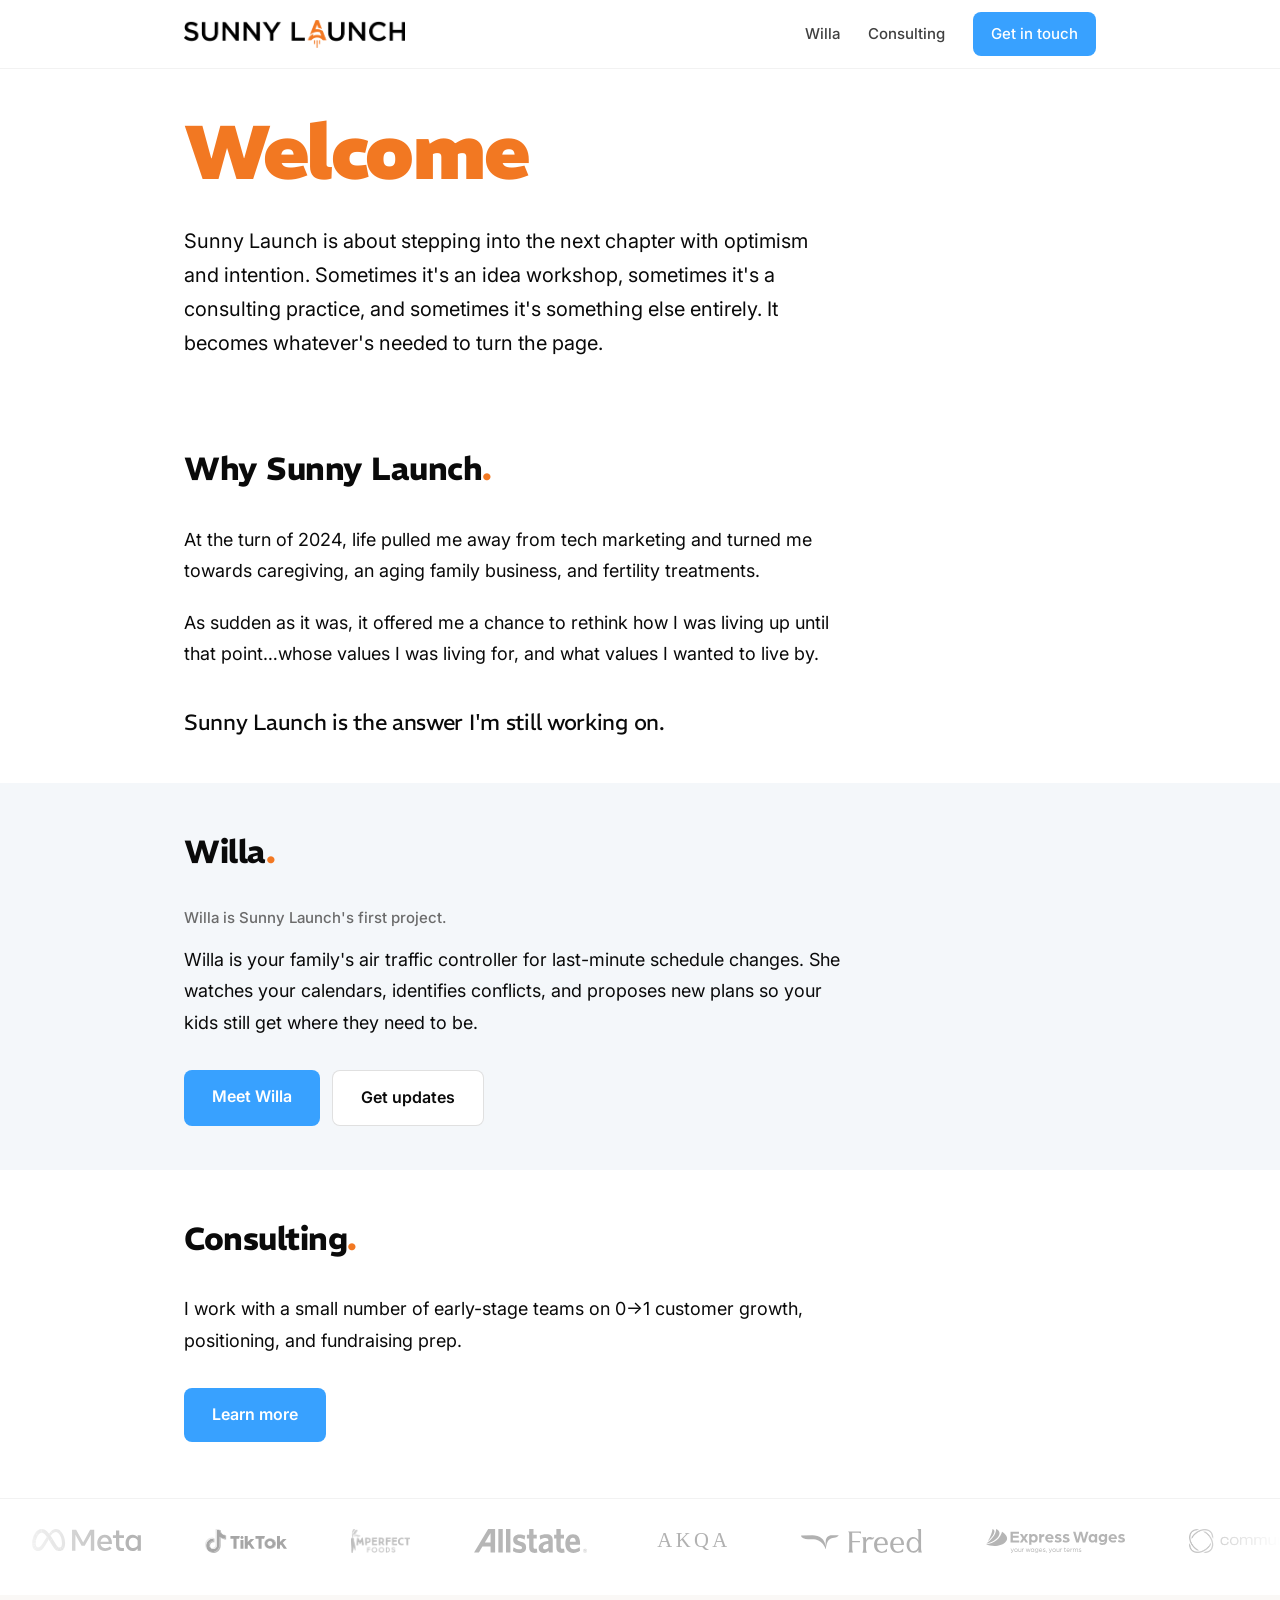
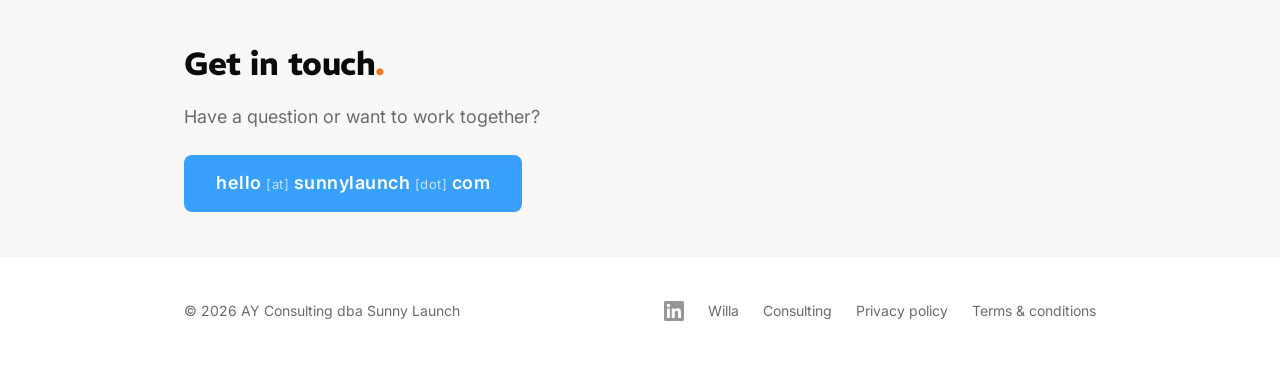
<file: index.html>
<!DOCTYPE html>
<html lang="en">
<head>
  <meta charset="UTF-8">
  <meta name="viewport" content="width=device-width, initial-scale=1.0">
  <title>Sunny Launch — Alvin Yeh | Building Willa</title>
  <meta name="description" content="Sunny Launch is Alvin Yeh's practice for stepping into the next chapter. First project: Willa, your family's air traffic controller for last-minute schedule changes.">
  <link rel="canonical" href="https://www.sunnylaunch.com/">
  <meta property="og:title" content="Sunny Launch — Alvin Yeh | Building Willa">
  <meta property="og:description" content="Sunny Launch is Alvin Yeh's practice for stepping into the next chapter. First project: Willa, your family's air traffic controller for last-minute schedule changes.">
  <meta property="og:type" content="website">
  <meta property="og:url" content="https://www.sunnylaunch.com/">
  <link rel="icon" type="image/png" href="/assets/icon.png">
  <link rel="stylesheet" href="/style.css">
  <link rel="preconnect" href="https://fonts.googleapis.com">
  <link rel="preconnect" href="https://fonts.gstatic.com" crossorigin>
  <link href="https://fonts.googleapis.com/css2?family=REM:wght@400;700;900&family=Inter:wght@400;500;600&display=swap" rel="stylesheet">
</head>
<body>

  <!-- Nav -->
  <nav class="nav">
    <div class="nav-inner">
      <a href="/" class="nav-logo" aria-label="Sunny Launch">
        <img src="/assets/logo.png" alt="" class="nav-logo-img">
        <img src="/assets/icon.png" alt="" class="nav-logo-icon">
      </a>
      <div class="nav-links">
        <a href="/willa/">Willa</a>
        <a href="/consulting/">Consulting</a>
        <a href="#contact" class="nav-cta">Get in touch</a>
      </div>
    </div>
  </nav>

  <!-- Hero -->
  <section class="hero">
    <h1>Welcome</h1>
    <p class="hero-sub">
      Sunny Launch is about stepping into the next chapter with optimism and intention.
      Sometimes it's an idea workshop, sometimes it's a consulting practice, and sometimes
      it's something else entirely. It becomes whatever's needed to turn the page.
    </p>
  </section>

  <!-- Why Sunny Launch -->
  <section id="why">
    <div class="section-inner">
      <h2 class="section-h2">Why Sunny Launch</h2>
      <p class="prose">
        At the turn of 2024, life pulled me away from tech marketing and turned me towards
        caregiving, an aging family business, and fertility treatments.
      </p>
      <p class="prose">
        As sudden as it was, it offered me a chance to rethink how I was living up until that
        point&hellip;whose values I was living for, and what values I wanted to live by.
      </p>
      <blockquote class="pull-quote">
        Sunny Launch is the answer I'm still working on.
      </blockquote>
    </div>
  </section>

  <!-- Willa -->
  <section id="willa" class="section-cool">
    <div class="section-inner">
      <h2 class="section-h2">Willa</h2>
      <p class="lede">Willa is Sunny Launch's first project.</p>
      <p class="prose">
        Willa is your family's air traffic controller for last-minute schedule changes.
        She watches your calendars, identifies conflicts, and proposes new plans so your
        kids still get where they need to be.
      </p>
      <div class="btn-row">
        <a href="/willa/" class="btn btn-primary">Meet Willa</a>
        <a href="https://buildingwilla.substack.com" class="btn btn-secondary" target="_blank" rel="noopener">Get updates</a>
      </div>
    </div>
  </section>

  <!-- Consulting -->
  <section id="consulting" class="section-flush">
    <div class="section-inner">
      <h2 class="section-h2">Consulting</h2>
      <p class="prose">
        I work with a small number of early-stage teams on 0&rarr;1 customer growth,
        positioning, and fundraising prep.
      </p>
      <div class="btn-row">
        <a href="/consulting/" class="btn btn-primary">Learn more</a>
      </div>
    </div>

    <!-- Company Logos Marquee -->
    <div class="logo-marquee-band">
      <div class="logo-marquee">
        <div class="logo-track">
          <img src="/assets/logos/meta.svg" alt="Meta" class="logo-img">
          <img src="/assets/logos/tiktok.svg" alt="TikTok" class="logo-img">
          <img src="/assets/logos/imperfect.png" alt="Imperfect Foods" class="logo-img">
          <img src="/assets/logos/allstate.svg" alt="Allstate" class="logo-img">
          <img src="/assets/logos/akqa.svg" alt="AKQA" class="logo-img">
          <img src="/assets/logos/freed.svg" alt="Freed" class="logo-img">
          <img src="/assets/logos/expresswages.svg" alt="ExpressWages" class="logo-img">
          <img src="/assets/logos/commure.webp" alt="Commure" class="logo-img">
          <span class="logo-name">WorkMagic</span>
          <!-- Duplicate for seamless loop -->
          <img src="/assets/logos/meta.svg" alt="" aria-hidden="true" class="logo-img">
          <img src="/assets/logos/tiktok.svg" alt="" aria-hidden="true" class="logo-img">
          <img src="/assets/logos/imperfect.png" alt="" aria-hidden="true" class="logo-img">
          <img src="/assets/logos/allstate.svg" alt="" aria-hidden="true" class="logo-img">
          <img src="/assets/logos/akqa.svg" alt="" aria-hidden="true" class="logo-img">
          <img src="/assets/logos/freed.svg" alt="" aria-hidden="true" class="logo-img">
          <img src="/assets/logos/expresswages.svg" alt="" aria-hidden="true" class="logo-img">
          <img src="/assets/logos/commure.webp" alt="" aria-hidden="true" class="logo-img">
          <span class="logo-name" aria-hidden="true">WorkMagic</span>
        </div>
      </div>
    </div>
  </section>

  <!-- Contact -->
  <section id="contact" class="contact">
    <div class="section-inner">
      <h2>Get in touch</h2>
      <p>Have a question or want to work together?</p>
      <a href="#" class="contact-email" id="email-link" onclick="this.href='mai'+'lto:'+'hello'+'@'+'sunny'+'launch'+'.com'; return true;">
        <span class="email-display">hello<span class="at"> [at] </span>sunnylaunch<span class="dot"> [dot] </span>com</span>
      </a>
    </div>
  </section>

  <!-- Footer -->
  <footer class="footer">
    <div class="footer-inner">
      <p>&copy; 2026 AY Consulting dba Sunny Launch</p>
      <div class="footer-links">
        <a href="https://linkedin.com/in/alvinyeh" target="_blank" rel="noopener" class="footer-linkedin" aria-label="LinkedIn">
          <svg width="20" height="20" viewBox="0 0 24 24" fill="currentColor" xmlns="http://www.w3.org/2000/svg"><path d="M20.447 20.452h-3.554v-5.569c0-1.328-.027-3.037-1.852-3.037-1.853 0-2.136 1.445-2.136 2.939v5.667H9.351V9h3.414v1.561h.046c.477-.9 1.637-1.85 3.37-1.85 3.601 0 4.267 2.37 4.267 5.455v6.286zM5.337 7.433a2.062 2.062 0 01-2.063-2.065 2.064 2.064 0 112.063 2.065zm1.782 13.019H3.555V9h3.564v11.452zM22.225 0H1.771C.792 0 0 .774 0 1.729v20.542C0 23.227.792 24 1.771 24h20.451C23.2 24 24 23.227 24 22.271V1.729C24 .774 23.2 0 22.222 0h.003z"/></svg>
        </a>
        <a href="/willa/">Willa</a>
        <a href="/consulting/">Consulting</a>
        <a href="/privacy/">Privacy policy</a>
        <a href="/terms/">Terms &amp; conditions</a>
      </div>
    </div>
  </footer>

  <script>
    // Assemble email on hover so mailto works cleanly for humans
    document.getElementById('email-link').addEventListener('mouseenter', function() {
      this.href = 'mai' + 'lto:' + 'hello' + '@' + 'sunny' + 'launch' + '.com';
    });
  </script>

</body>
</html>
</file>
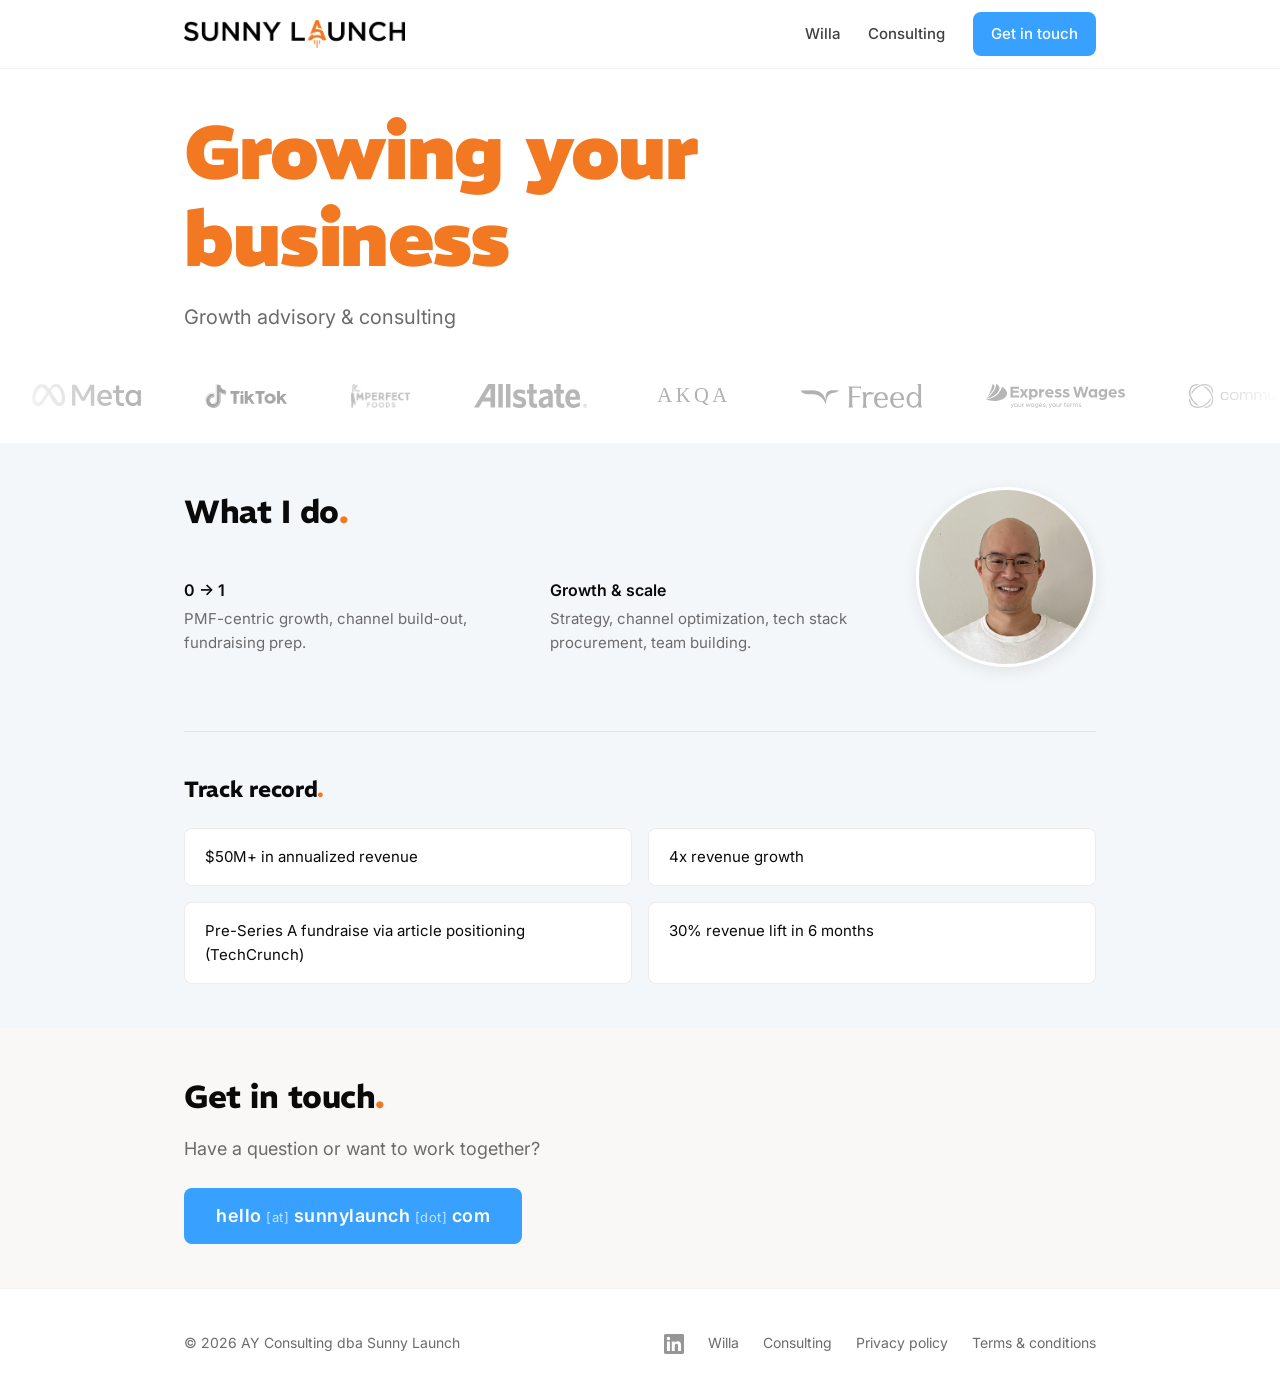
<file: consulting/index.html>
<!DOCTYPE html>
<html lang="en">
<head>
  <meta charset="UTF-8">
  <meta name="viewport" content="width=device-width, initial-scale=1.0">
  <title>Consulting — Sunny Launch</title>
  <meta name="description" content="Alvin Yeh works with a small number of early-stage teams on 0&rarr;1 customer growth, positioning, and fundraising prep.">
  <link rel="canonical" href="https://www.sunnylaunch.com/consulting/">
  <meta property="og:title" content="Consulting — Sunny Launch">
  <meta property="og:description" content="Growth consulting for early-stage teams: 0&rarr;1 customer growth, positioning, and fundraising prep.">
  <meta property="og:type" content="website">
  <meta property="og:url" content="https://www.sunnylaunch.com/consulting/">
  <link rel="icon" type="image/png" href="/assets/icon.png">
  <link rel="stylesheet" href="/style.css">
  <link rel="preconnect" href="https://fonts.googleapis.com">
  <link rel="preconnect" href="https://fonts.gstatic.com" crossorigin>
  <link href="https://fonts.googleapis.com/css2?family=REM:wght@400;700;900&family=Inter:wght@400;500;600&display=swap" rel="stylesheet">
</head>
<body>

  <!-- Nav -->
  <nav class="nav">
    <div class="nav-inner">
      <a href="/" class="nav-logo" aria-label="Sunny Launch">
        <img src="/assets/logo.png" alt="" class="nav-logo-img">
        <img src="/assets/icon.png" alt="" class="nav-logo-icon">
      </a>
      <div class="nav-links">
        <a href="/willa/">Willa</a>
        <a href="/consulting/">Consulting</a>
        <a href="#contact" class="nav-cta">Get in touch</a>
      </div>
    </div>
  </nav>

  <!-- Hero -->
  <section class="hero">
    <h1>Growing your business</h1>
    <p class="hero-sub hero-tagline">Growth advisory &amp; consulting</p>
  </section>

  <!-- Company Logos Marquee -->
  <section class="logo-marquee-section">
    <div class="logo-marquee">
      <div class="logo-track">
        <img src="/assets/logos/meta.svg" alt="Meta" class="logo-img">
        <img src="/assets/logos/tiktok.svg" alt="TikTok" class="logo-img">
        <img src="/assets/logos/imperfect.png" alt="Imperfect Foods" class="logo-img">
        <img src="/assets/logos/allstate.svg" alt="Allstate" class="logo-img">
        <img src="/assets/logos/akqa.svg" alt="AKQA" class="logo-img">
        <img src="/assets/logos/freed.svg" alt="Freed" class="logo-img">
        <img src="/assets/logos/expresswages.svg" alt="ExpressWages" class="logo-img">
        <img src="/assets/logos/commure.webp" alt="Commure" class="logo-img">
        <span class="logo-name">WorkMagic</span>
        <!-- Duplicate for seamless loop -->
        <img src="/assets/logos/meta.svg" alt="" aria-hidden="true" class="logo-img">
        <img src="/assets/logos/tiktok.svg" alt="" aria-hidden="true" class="logo-img">
        <img src="/assets/logos/imperfect.png" alt="" aria-hidden="true" class="logo-img">
        <img src="/assets/logos/allstate.svg" alt="" aria-hidden="true" class="logo-img">
        <img src="/assets/logos/akqa.svg" alt="" aria-hidden="true" class="logo-img">
        <img src="/assets/logos/freed.svg" alt="" aria-hidden="true" class="logo-img">
        <img src="/assets/logos/expresswages.svg" alt="" aria-hidden="true" class="logo-img">
        <img src="/assets/logos/commure.webp" alt="" aria-hidden="true" class="logo-img">
        <span class="logo-name" aria-hidden="true">WorkMagic</span>
      </div>
    </div>
  </section>

  <!-- Work -->
  <section id="work" class="work">
    <div class="section-inner">
      <div class="work-top">
        <div class="work-top-main">
          <h2>What I do</h2>

          <div class="work-lanes">
            <div class="work-item">
              <strong>0 &rarr; 1</strong>
              <p>PMF-centric growth, channel build-out, fundraising prep.</p>
            </div>
            <div class="work-item">
              <strong>Growth &amp; scale</strong>
              <p>Strategy, channel optimization, tech stack procurement, team building.</p>
            </div>
          </div>
        </div>

        <div class="about-photo">
          <img src="/assets/headshot.jpg" alt="Alvin Yeh" class="headshot" onerror="this.parentElement.style.display='none'">
        </div>
      </div>

      <!-- Proof Points -->
      <div class="proof-points">
        <h3>Track record</h3>
        <ul>
          <li>$50M+ in annualized revenue</li>
          <li>4x revenue growth</li>
          <li>Pre-Series A fundraise via article positioning (TechCrunch)</li>
          <li>30% revenue lift in 6 months</li>
        </ul>
      </div>
    </div>
  </section>

  <!-- Contact -->
  <section id="contact" class="contact">
    <div class="section-inner">
      <h2>Get in touch</h2>
      <p>Have a question or want to work together?</p>
      <a href="#" class="contact-email" id="email-link" onclick="this.href='mai'+'lto:'+'hello'+'@'+'sunny'+'launch'+'.com'; return true;">
        <span class="email-display">hello<span class="at"> [at] </span>sunnylaunch<span class="dot"> [dot] </span>com</span>
      </a>
    </div>
  </section>

  <!-- Footer -->
  <footer class="footer">
    <div class="footer-inner">
      <p>&copy; 2026 AY Consulting dba Sunny Launch</p>
      <div class="footer-links">
        <a href="https://linkedin.com/in/alvinyeh" target="_blank" rel="noopener" class="footer-linkedin" aria-label="LinkedIn">
          <svg width="20" height="20" viewBox="0 0 24 24" fill="currentColor" xmlns="http://www.w3.org/2000/svg"><path d="M20.447 20.452h-3.554v-5.569c0-1.328-.027-3.037-1.852-3.037-1.853 0-2.136 1.445-2.136 2.939v5.667H9.351V9h3.414v1.561h.046c.477-.9 1.637-1.85 3.37-1.85 3.601 0 4.267 2.37 4.267 5.455v6.286zM5.337 7.433a2.062 2.062 0 01-2.063-2.065 2.064 2.064 0 112.063 2.065zm1.782 13.019H3.555V9h3.564v11.452zM22.225 0H1.771C.792 0 0 .774 0 1.729v20.542C0 23.227.792 24 1.771 24h20.451C23.2 24 24 23.227 24 22.271V1.729C24 .774 23.2 0 22.222 0h.003z"/></svg>
        </a>
        <a href="/willa/">Willa</a>
        <a href="/consulting/">Consulting</a>
        <a href="/privacy/">Privacy policy</a>
        <a href="/terms/">Terms &amp; conditions</a>
      </div>
    </div>
  </footer>

  <script>
    // Assemble email on hover so mailto works cleanly for humans
    document.getElementById('email-link').addEventListener('mouseenter', function() {
      this.href = 'mai' + 'lto:' + 'hello' + '@' + 'sunny' + 'launch' + '.com';
    });
  </script>

</body>
</html>
</file>
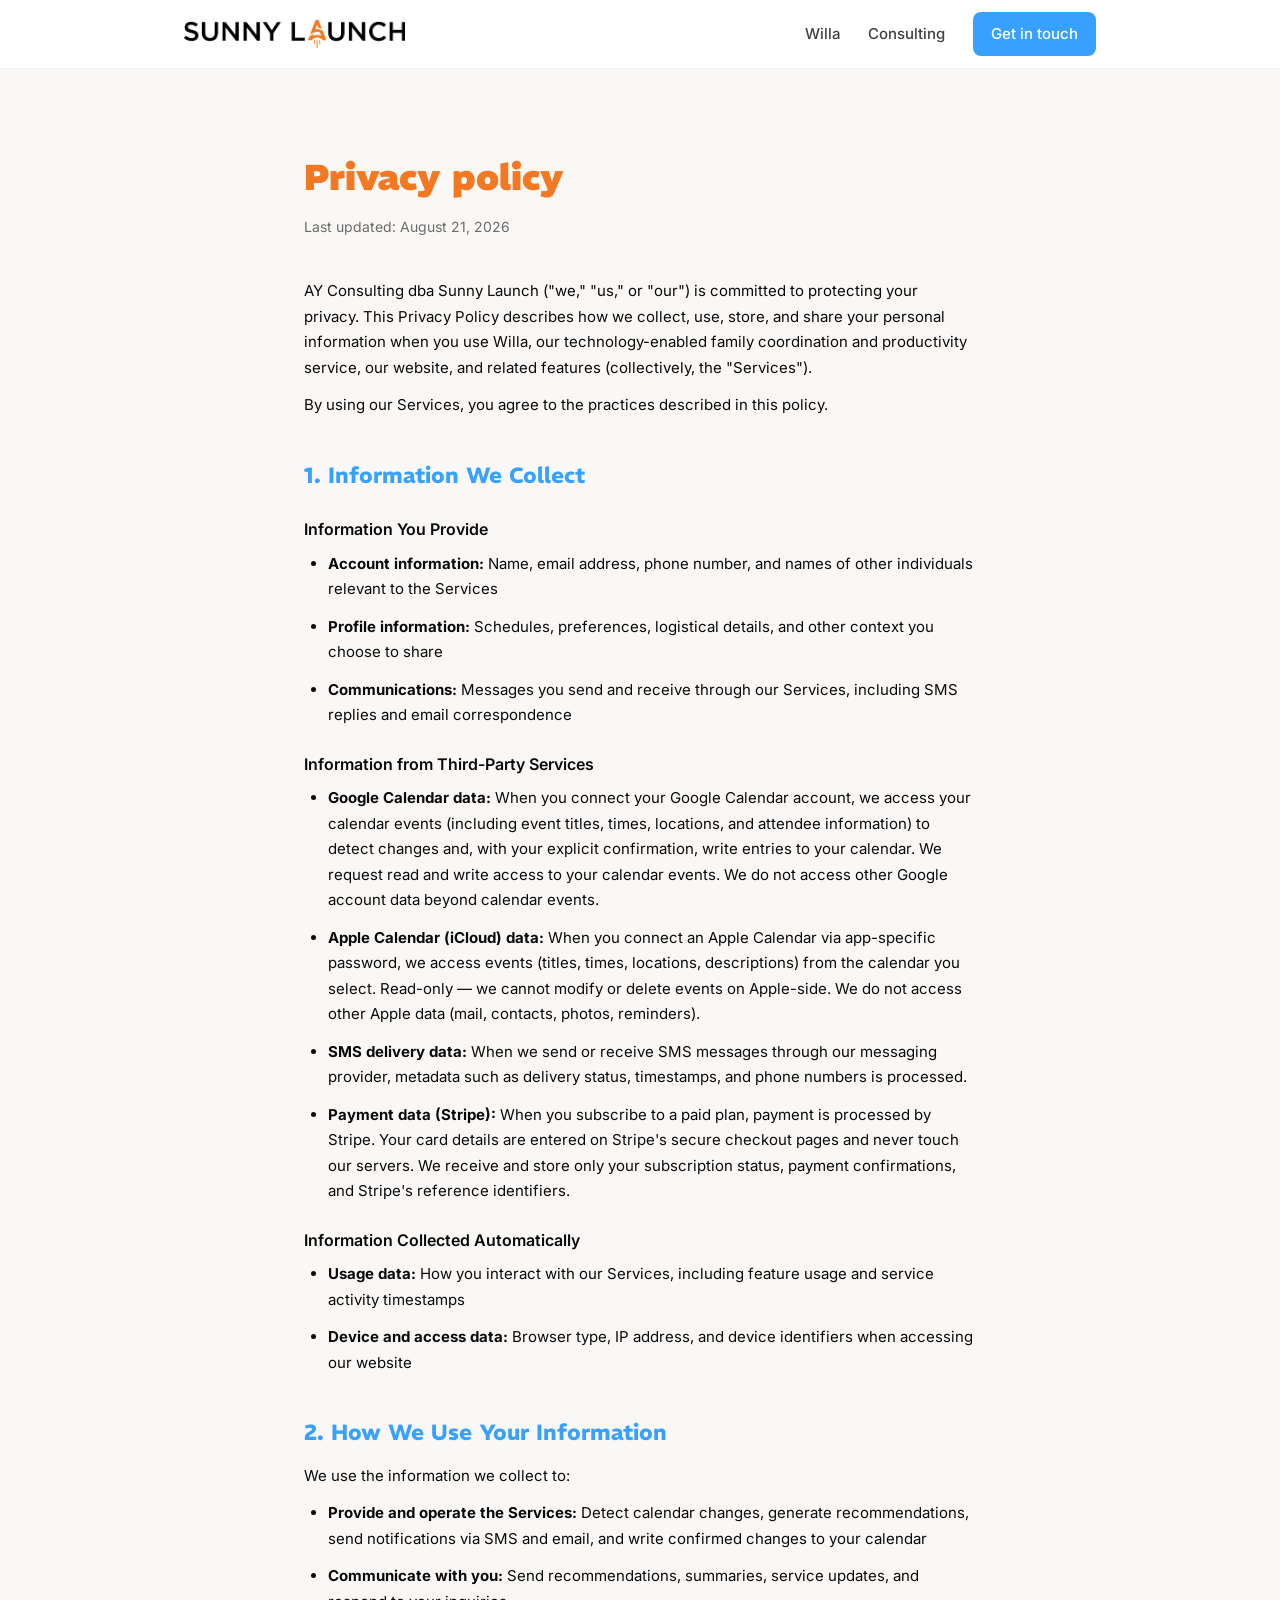
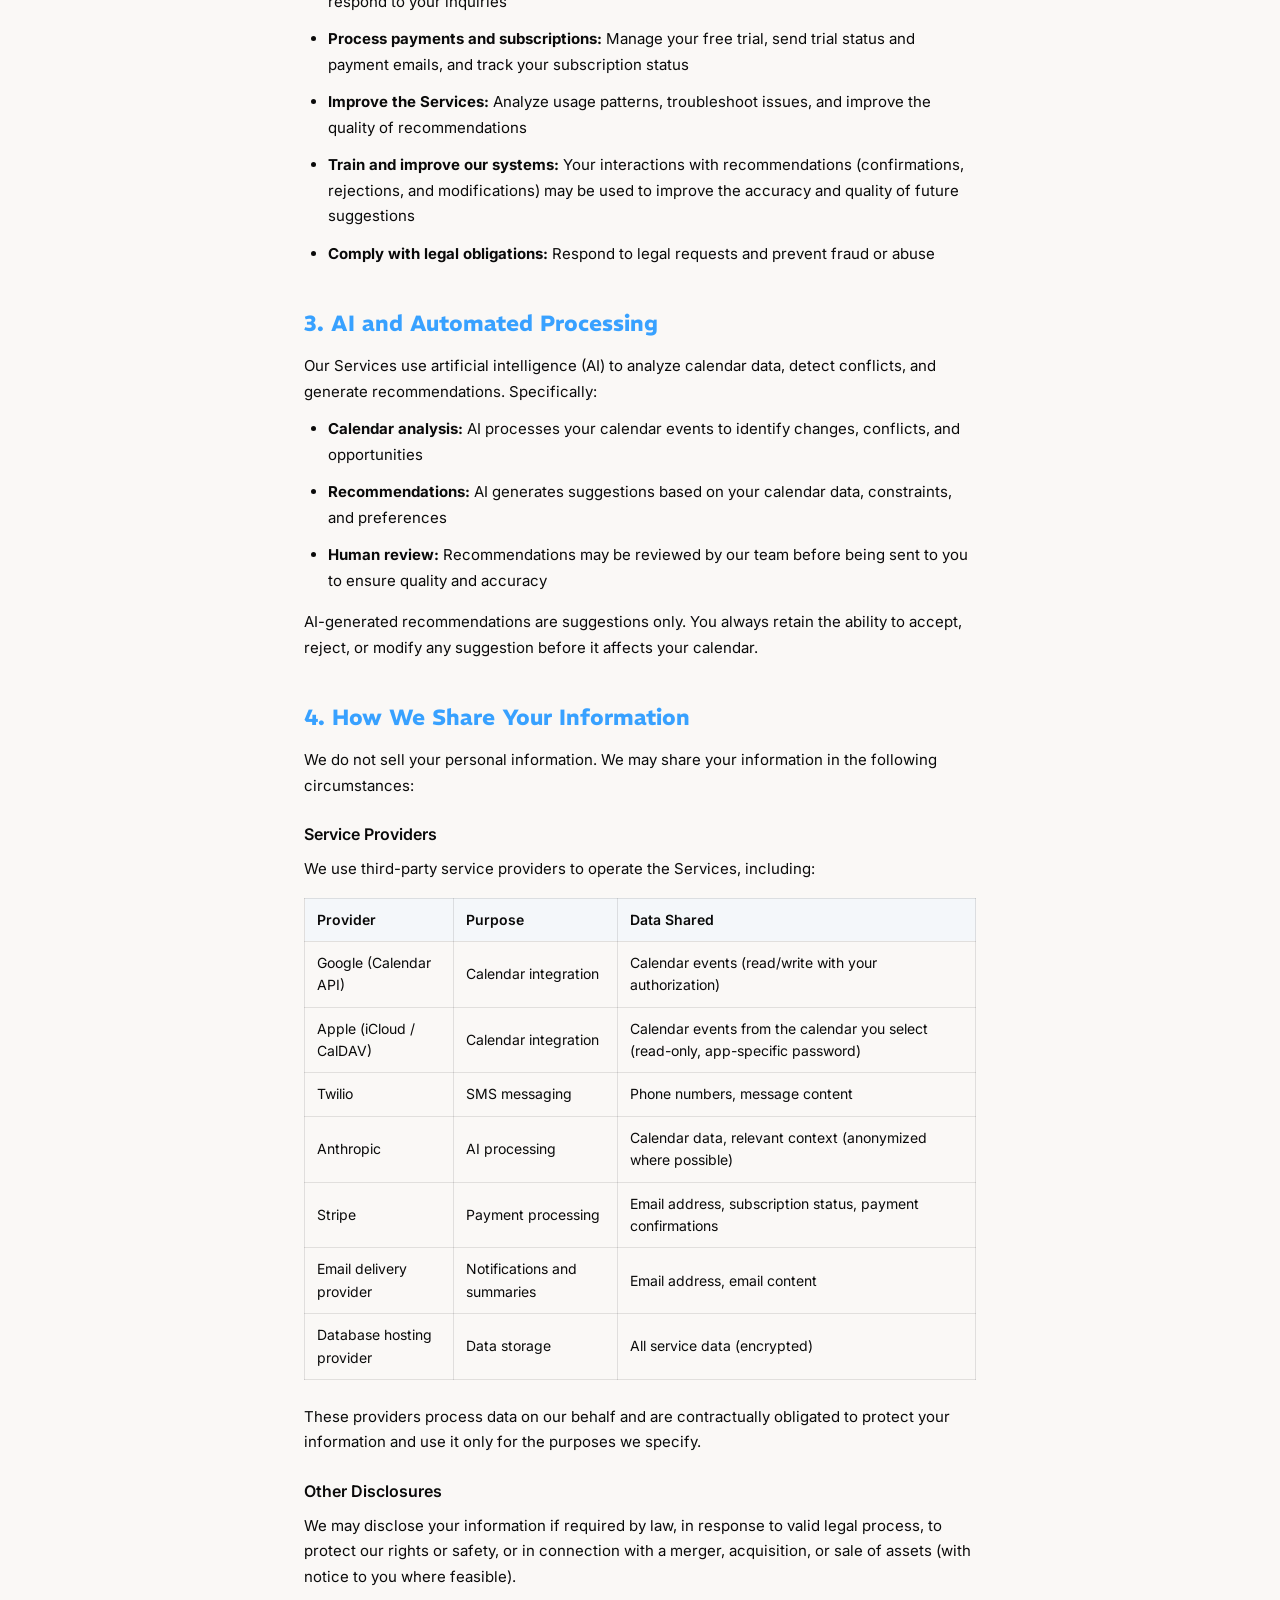
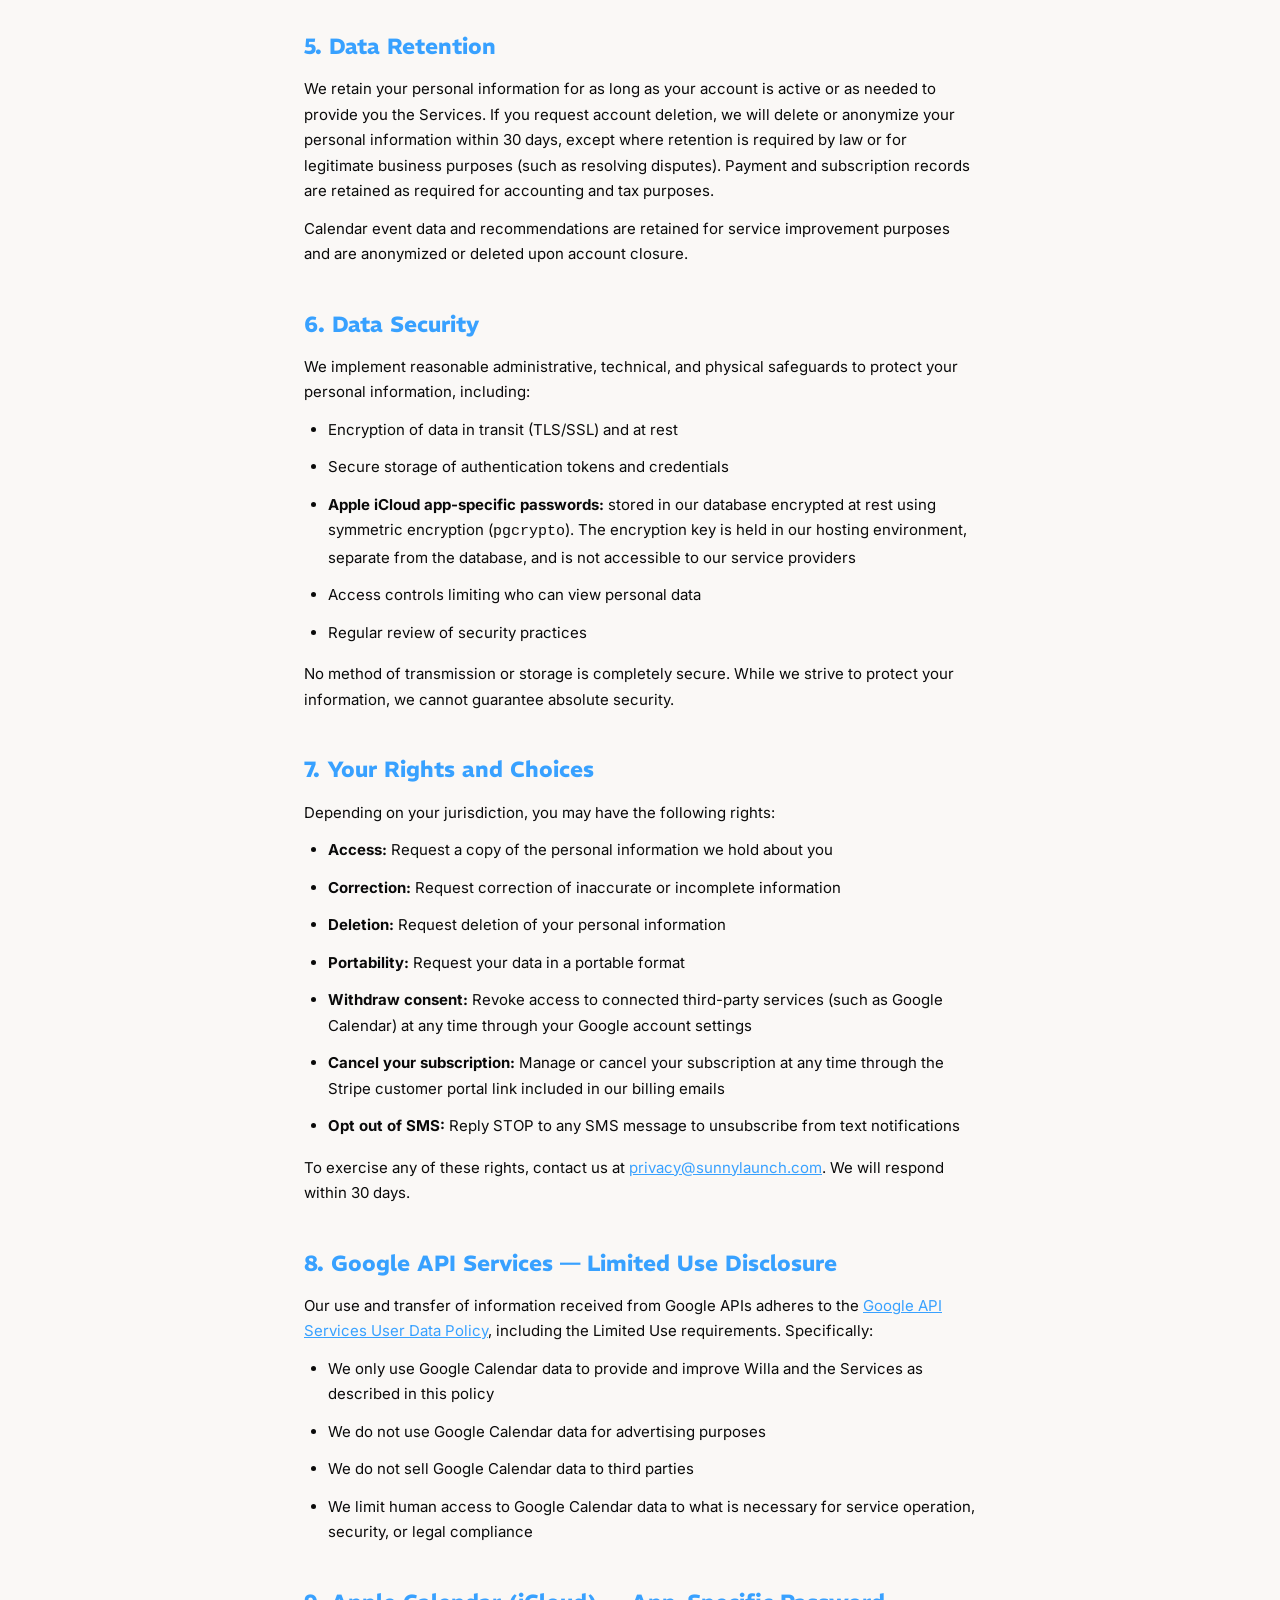
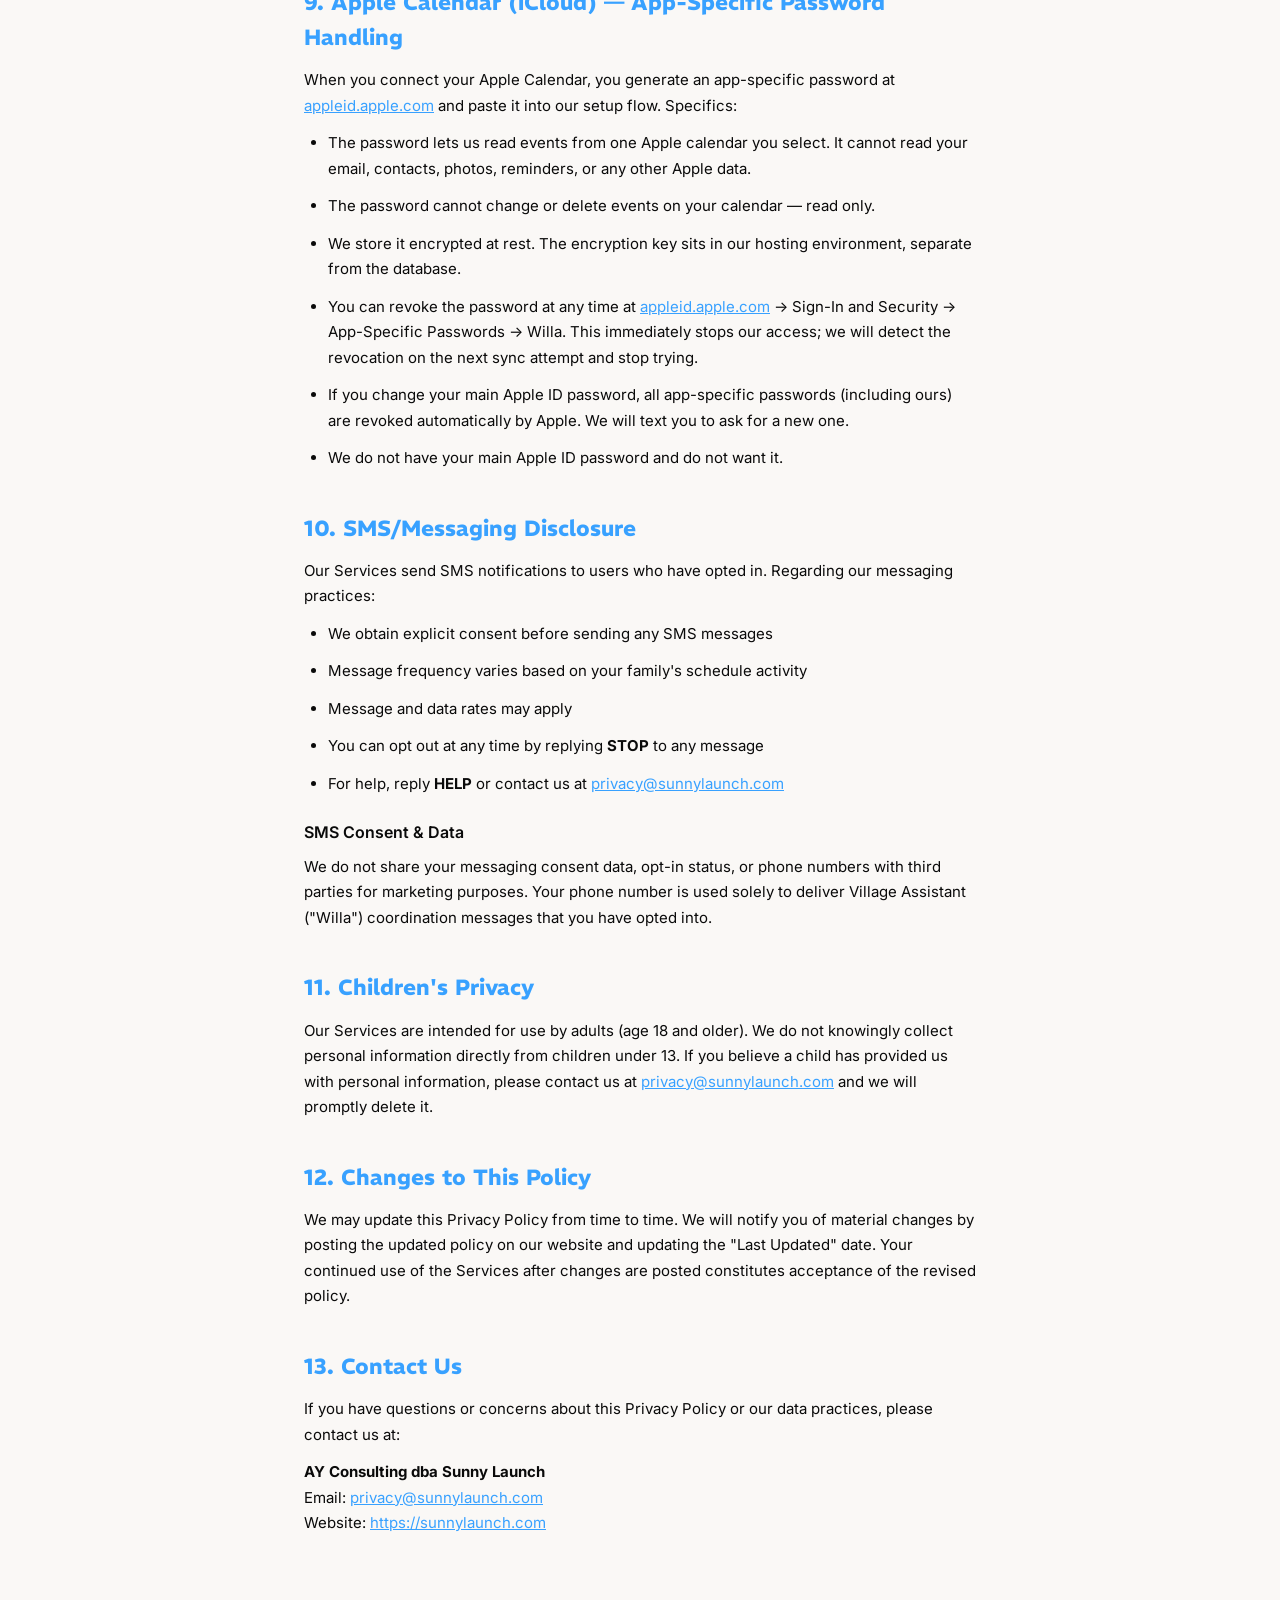
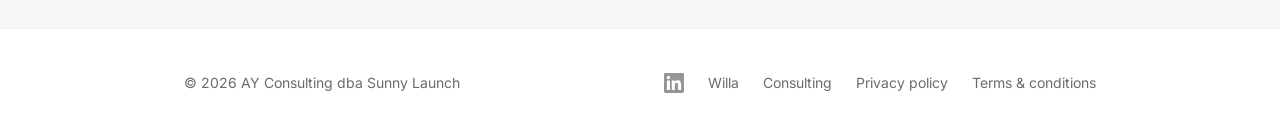
<file: privacy/index.html>
<!DOCTYPE html>
<html lang="en">
<head>
  <meta charset="UTF-8">
  <meta name="viewport" content="width=device-width, initial-scale=1.0">
  <title>Privacy policy — Sunny Launch</title>
  <link rel="canonical" href="https://www.sunnylaunch.com/privacy/">
  <link rel="stylesheet" href="/style.css">
  <link rel="preconnect" href="https://fonts.googleapis.com">
  <link rel="preconnect" href="https://fonts.gstatic.com" crossorigin>
  <link href="https://fonts.googleapis.com/css2?family=REM:wght@400;700;900&family=Inter:wght@400;500;600&display=swap" rel="stylesheet">
</head>
<body>

  <nav class="nav">
    <div class="nav-inner">
      <a href="/" class="nav-logo" aria-label="Sunny Launch">
        <img src="/assets/logo.png" alt="" class="nav-logo-img">
        <img src="/assets/icon.png" alt="" class="nav-logo-icon">
      </a>
      <div class="nav-links">
        <a href="/willa/">Willa</a>
        <a href="/consulting/">Consulting</a>
        <a href="/#contact" class="nav-cta">Get in touch</a>
      </div>
    </div>
  </nav>

  <section class="legal">
    <div class="legal-inner">
      <h1>Privacy policy</h1>
      <p class="last-updated">Last updated: August 21, 2026</p>

      <p>AY Consulting dba Sunny Launch ("we," "us," or "our") is committed to protecting your privacy. This Privacy Policy describes how we collect, use, store, and share your personal information when you use Willa, our technology-enabled family coordination and productivity service, our website, and related features (collectively, the "Services").</p>

      <p>By using our Services, you agree to the practices described in this policy.</p>

      <h2>1. Information We Collect</h2>

      <h3>Information You Provide</h3>
      <ul>
        <li><strong>Account information:</strong> Name, email address, phone number, and names of other individuals relevant to the Services</li>
        <li><strong>Profile information:</strong> Schedules, preferences, logistical details, and other context you choose to share</li>
        <li><strong>Communications:</strong> Messages you send and receive through our Services, including SMS replies and email correspondence</li>
      </ul>

      <h3>Information from Third-Party Services</h3>
      <ul>
        <li><strong>Google Calendar data:</strong> When you connect your Google Calendar account, we access your calendar events (including event titles, times, locations, and attendee information) to detect changes and, with your explicit confirmation, write entries to your calendar. We request read and write access to your calendar events. We do not access other Google account data beyond calendar events.</li>
        <li><strong>Apple Calendar (iCloud) data:</strong> When you connect an Apple Calendar via app-specific password, we access events (titles, times, locations, descriptions) from the calendar you select. Read-only — we cannot modify or delete events on Apple-side. We do not access other Apple data (mail, contacts, photos, reminders).</li>
        <li><strong>SMS delivery data:</strong> When we send or receive SMS messages through our messaging provider, metadata such as delivery status, timestamps, and phone numbers is processed.</li>
        <li><strong>Payment data (Stripe):</strong> When you subscribe to a paid plan, payment is processed by Stripe. Your card details are entered on Stripe's secure checkout pages and never touch our servers. We receive and store only your subscription status, payment confirmations, and Stripe's reference identifiers.</li>
      </ul>

      <h3>Information Collected Automatically</h3>
      <ul>
        <li><strong>Usage data:</strong> How you interact with our Services, including feature usage and service activity timestamps</li>
        <li><strong>Device and access data:</strong> Browser type, IP address, and device identifiers when accessing our website</li>
      </ul>

      <h2>2. How We Use Your Information</h2>
      <p>We use the information we collect to:</p>
      <ul>
        <li><strong>Provide and operate the Services:</strong> Detect calendar changes, generate recommendations, send notifications via SMS and email, and write confirmed changes to your calendar</li>
        <li><strong>Communicate with you:</strong> Send recommendations, summaries, service updates, and respond to your inquiries</li>
        <li><strong>Process payments and subscriptions:</strong> Manage your free trial, send trial status and payment emails, and track your subscription status</li>
        <li><strong>Improve the Services:</strong> Analyze usage patterns, troubleshoot issues, and improve the quality of recommendations</li>
        <li><strong>Train and improve our systems:</strong> Your interactions with recommendations (confirmations, rejections, and modifications) may be used to improve the accuracy and quality of future suggestions</li>
        <li><strong>Comply with legal obligations:</strong> Respond to legal requests and prevent fraud or abuse</li>
      </ul>

      <h2>3. AI and Automated Processing</h2>
      <p>Our Services use artificial intelligence (AI) to analyze calendar data, detect conflicts, and generate recommendations. Specifically:</p>
      <ul>
        <li><strong>Calendar analysis:</strong> AI processes your calendar events to identify changes, conflicts, and opportunities</li>
        <li><strong>Recommendations:</strong> AI generates suggestions based on your calendar data, constraints, and preferences</li>
        <li><strong>Human review:</strong> Recommendations may be reviewed by our team before being sent to you to ensure quality and accuracy</li>
      </ul>
      <p>AI-generated recommendations are suggestions only. You always retain the ability to accept, reject, or modify any suggestion before it affects your calendar.</p>

      <h2>4. How We Share Your Information</h2>
      <p>We do not sell your personal information. We may share your information in the following circumstances:</p>

      <h3>Service Providers</h3>
      <p>We use third-party service providers to operate the Services, including:</p>
      <table>
        <thead>
          <tr><th>Provider</th><th>Purpose</th><th>Data Shared</th></tr>
        </thead>
        <tbody>
          <tr><td>Google (Calendar API)</td><td>Calendar integration</td><td>Calendar events (read/write with your authorization)</td></tr>
          <tr><td>Apple (iCloud / CalDAV)</td><td>Calendar integration</td><td>Calendar events from the calendar you select (read-only, app-specific password)</td></tr>
          <tr><td>Twilio</td><td>SMS messaging</td><td>Phone numbers, message content</td></tr>
          <tr><td>Anthropic</td><td>AI processing</td><td>Calendar data, relevant context (anonymized where possible)</td></tr>
          <tr><td>Stripe</td><td>Payment processing</td><td>Email address, subscription status, payment confirmations</td></tr>
          <tr><td>Email delivery provider</td><td>Notifications and summaries</td><td>Email address, email content</td></tr>
          <tr><td>Database hosting provider</td><td>Data storage</td><td>All service data (encrypted)</td></tr>
        </tbody>
      </table>
      <p>These providers process data on our behalf and are contractually obligated to protect your information and use it only for the purposes we specify.</p>

      <h3>Other Disclosures</h3>
      <p>We may disclose your information if required by law, in response to valid legal process, to protect our rights or safety, or in connection with a merger, acquisition, or sale of assets (with notice to you where feasible).</p>

      <h2>5. Data Retention</h2>
      <p>We retain your personal information for as long as your account is active or as needed to provide you the Services. If you request account deletion, we will delete or anonymize your personal information within 30 days, except where retention is required by law or for legitimate business purposes (such as resolving disputes). Payment and subscription records are retained as required for accounting and tax purposes.</p>
      <p>Calendar event data and recommendations are retained for service improvement purposes and are anonymized or deleted upon account closure.</p>

      <h2>6. Data Security</h2>
      <p>We implement reasonable administrative, technical, and physical safeguards to protect your personal information, including:</p>
      <ul>
        <li>Encryption of data in transit (TLS/SSL) and at rest</li>
        <li>Secure storage of authentication tokens and credentials</li>
        <li><strong>Apple iCloud app-specific passwords:</strong> stored in our database encrypted at rest using symmetric encryption (<code>pgcrypto</code>). The encryption key is held in our hosting environment, separate from the database, and is not accessible to our service providers</li>
        <li>Access controls limiting who can view personal data</li>
        <li>Regular review of security practices</li>
      </ul>
      <p>No method of transmission or storage is completely secure. While we strive to protect your information, we cannot guarantee absolute security.</p>

      <h2>7. Your Rights and Choices</h2>
      <p>Depending on your jurisdiction, you may have the following rights:</p>
      <ul>
        <li><strong>Access:</strong> Request a copy of the personal information we hold about you</li>
        <li><strong>Correction:</strong> Request correction of inaccurate or incomplete information</li>
        <li><strong>Deletion:</strong> Request deletion of your personal information</li>
        <li><strong>Portability:</strong> Request your data in a portable format</li>
        <li><strong>Withdraw consent:</strong> Revoke access to connected third-party services (such as Google Calendar) at any time through your Google account settings</li>
        <li><strong>Cancel your subscription:</strong> Manage or cancel your subscription at any time through the Stripe customer portal link included in our billing emails</li>
        <li><strong>Opt out of SMS:</strong> Reply STOP to any SMS message to unsubscribe from text notifications</li>
      </ul>
      <p>To exercise any of these rights, contact us at <a href="&#109;&#97;&#105;&#108;&#116;&#111;&#58;&#112;&#114;&#105;&#118;&#97;&#99;&#121;&#64;&#115;&#117;&#110;&#110;&#121;&#108;&#97;&#117;&#110;&#99;&#104;&#46;&#99;&#111;&#109;">&#112;&#114;&#105;&#118;&#97;&#99;&#121;&#64;&#115;&#117;&#110;&#110;&#121;&#108;&#97;&#117;&#110;&#99;&#104;&#46;&#99;&#111;&#109;</a>. We will respond within 30 days.</p>

      <h2>8. Google API Services — Limited Use Disclosure</h2>
      <p>Our use and transfer of information received from Google APIs adheres to the <a href="https://developers.google.com/terms/api-services-user-data-policy">Google API Services User Data Policy</a>, including the Limited Use requirements. Specifically:</p>
      <ul>
        <li>We only use Google Calendar data to provide and improve Willa and the Services as described in this policy</li>
        <li>We do not use Google Calendar data for advertising purposes</li>
        <li>We do not sell Google Calendar data to third parties</li>
        <li>We limit human access to Google Calendar data to what is necessary for service operation, security, or legal compliance</li>
      </ul>

      <h2>9. Apple Calendar (iCloud) — App-Specific Password Handling</h2>
      <p>When you connect your Apple Calendar, you generate an app-specific password at <a href="https://appleid.apple.com">appleid.apple.com</a> and paste it into our setup flow. Specifics:</p>
      <ul>
        <li>The password lets us read events from one Apple calendar you select. It cannot read your email, contacts, photos, reminders, or any other Apple data.</li>
        <li>The password cannot change or delete events on your calendar — read only.</li>
        <li>We store it encrypted at rest. The encryption key sits in our hosting environment, separate from the database.</li>
        <li>You can revoke the password at any time at <a href="https://appleid.apple.com">appleid.apple.com</a> → Sign-In and Security → App-Specific Passwords → Willa. This immediately stops our access; we will detect the revocation on the next sync attempt and stop trying.</li>
        <li>If you change your main Apple ID password, all app-specific passwords (including ours) are revoked automatically by Apple. We will text you to ask for a new one.</li>
        <li>We do not have your main Apple ID password and do not want it.</li>
      </ul>

      <h2>10. SMS/Messaging Disclosure</h2>
      <p>Our Services send SMS notifications to users who have opted in. Regarding our messaging practices:</p>
      <ul>
        <li>We obtain explicit consent before sending any SMS messages</li>
        <li>Message frequency varies based on your family's schedule activity</li>
        <li>Message and data rates may apply</li>
        <li>You can opt out at any time by replying <strong>STOP</strong> to any message</li>
        <li>For help, reply <strong>HELP</strong> or contact us at <a href="&#109;&#97;&#105;&#108;&#116;&#111;&#58;&#112;&#114;&#105;&#118;&#97;&#99;&#121;&#64;&#115;&#117;&#110;&#110;&#121;&#108;&#97;&#117;&#110;&#99;&#104;&#46;&#99;&#111;&#109;">&#112;&#114;&#105;&#118;&#97;&#99;&#121;&#64;&#115;&#117;&#110;&#110;&#121;&#108;&#97;&#117;&#110;&#99;&#104;&#46;&#99;&#111;&#109;</a></li>
      </ul>

      <h3>SMS Consent &amp; Data</h3>
      <p>We do not share your messaging consent data, opt-in status, or phone numbers with third parties for marketing purposes. Your phone number is used solely to deliver Village Assistant ("Willa") coordination messages that you have opted into.</p>

      <h2>11. Children's Privacy</h2>
      <p>Our Services are intended for use by adults (age 18 and older). We do not knowingly collect personal information directly from children under 13. If you believe a child has provided us with personal information, please contact us at <a href="&#109;&#97;&#105;&#108;&#116;&#111;&#58;&#112;&#114;&#105;&#118;&#97;&#99;&#121;&#64;&#115;&#117;&#110;&#110;&#121;&#108;&#97;&#117;&#110;&#99;&#104;&#46;&#99;&#111;&#109;">&#112;&#114;&#105;&#118;&#97;&#99;&#121;&#64;&#115;&#117;&#110;&#110;&#121;&#108;&#97;&#117;&#110;&#99;&#104;&#46;&#99;&#111;&#109;</a> and we will promptly delete it.</p>

      <h2>12. Changes to This Policy</h2>
      <p>We may update this Privacy Policy from time to time. We will notify you of material changes by posting the updated policy on our website and updating the "Last Updated" date. Your continued use of the Services after changes are posted constitutes acceptance of the revised policy.</p>

      <h2>13. Contact Us</h2>
      <p>If you have questions or concerns about this Privacy Policy or our data practices, please contact us at:</p>
      <p>
        <strong>AY Consulting dba Sunny Launch</strong><br>
        Email: <a href="&#109;&#97;&#105;&#108;&#116;&#111;&#58;&#112;&#114;&#105;&#118;&#97;&#99;&#121;&#64;&#115;&#117;&#110;&#110;&#121;&#108;&#97;&#117;&#110;&#99;&#104;&#46;&#99;&#111;&#109;">&#112;&#114;&#105;&#118;&#97;&#99;&#121;&#64;&#115;&#117;&#110;&#110;&#121;&#108;&#97;&#117;&#110;&#99;&#104;&#46;&#99;&#111;&#109;</a><br>
        Website: <a href="https://sunnylaunch.com">https://sunnylaunch.com</a>
      </p>
    </div>
  </section>

  <footer class="footer">
    <div class="footer-inner">
      <p>&copy; 2026 AY Consulting dba Sunny Launch</p>
      <div class="footer-links">
        <a href="https://linkedin.com/in/alvinyeh" target="_blank" rel="noopener" class="footer-linkedin" aria-label="LinkedIn">
          <svg width="20" height="20" viewBox="0 0 24 24" fill="currentColor" xmlns="http://www.w3.org/2000/svg"><path d="M20.447 20.452h-3.554v-5.569c0-1.328-.027-3.037-1.852-3.037-1.853 0-2.136 1.445-2.136 2.939v5.667H9.351V9h3.414v1.561h.046c.477-.9 1.637-1.85 3.37-1.85 3.601 0 4.267 2.37 4.267 5.455v6.286zM5.337 7.433a2.062 2.062 0 01-2.063-2.065 2.064 2.064 0 112.063 2.065zm1.782 13.019H3.555V9h3.564v11.452zM22.225 0H1.771C.792 0 0 .774 0 1.729v20.542C0 23.227.792 24 1.771 24h20.451C23.2 24 24 23.227 24 22.271V1.729C24 .774 23.2 0 22.222 0h.003z"/></svg>
        </a>
        <a href="/willa/">Willa</a>
        <a href="/consulting/">Consulting</a>
        <a href="/privacy/">Privacy policy</a>
        <a href="/terms/">Terms &amp; conditions</a>
      </div>
    </div>
  </footer>

</body>
</html>
</file>
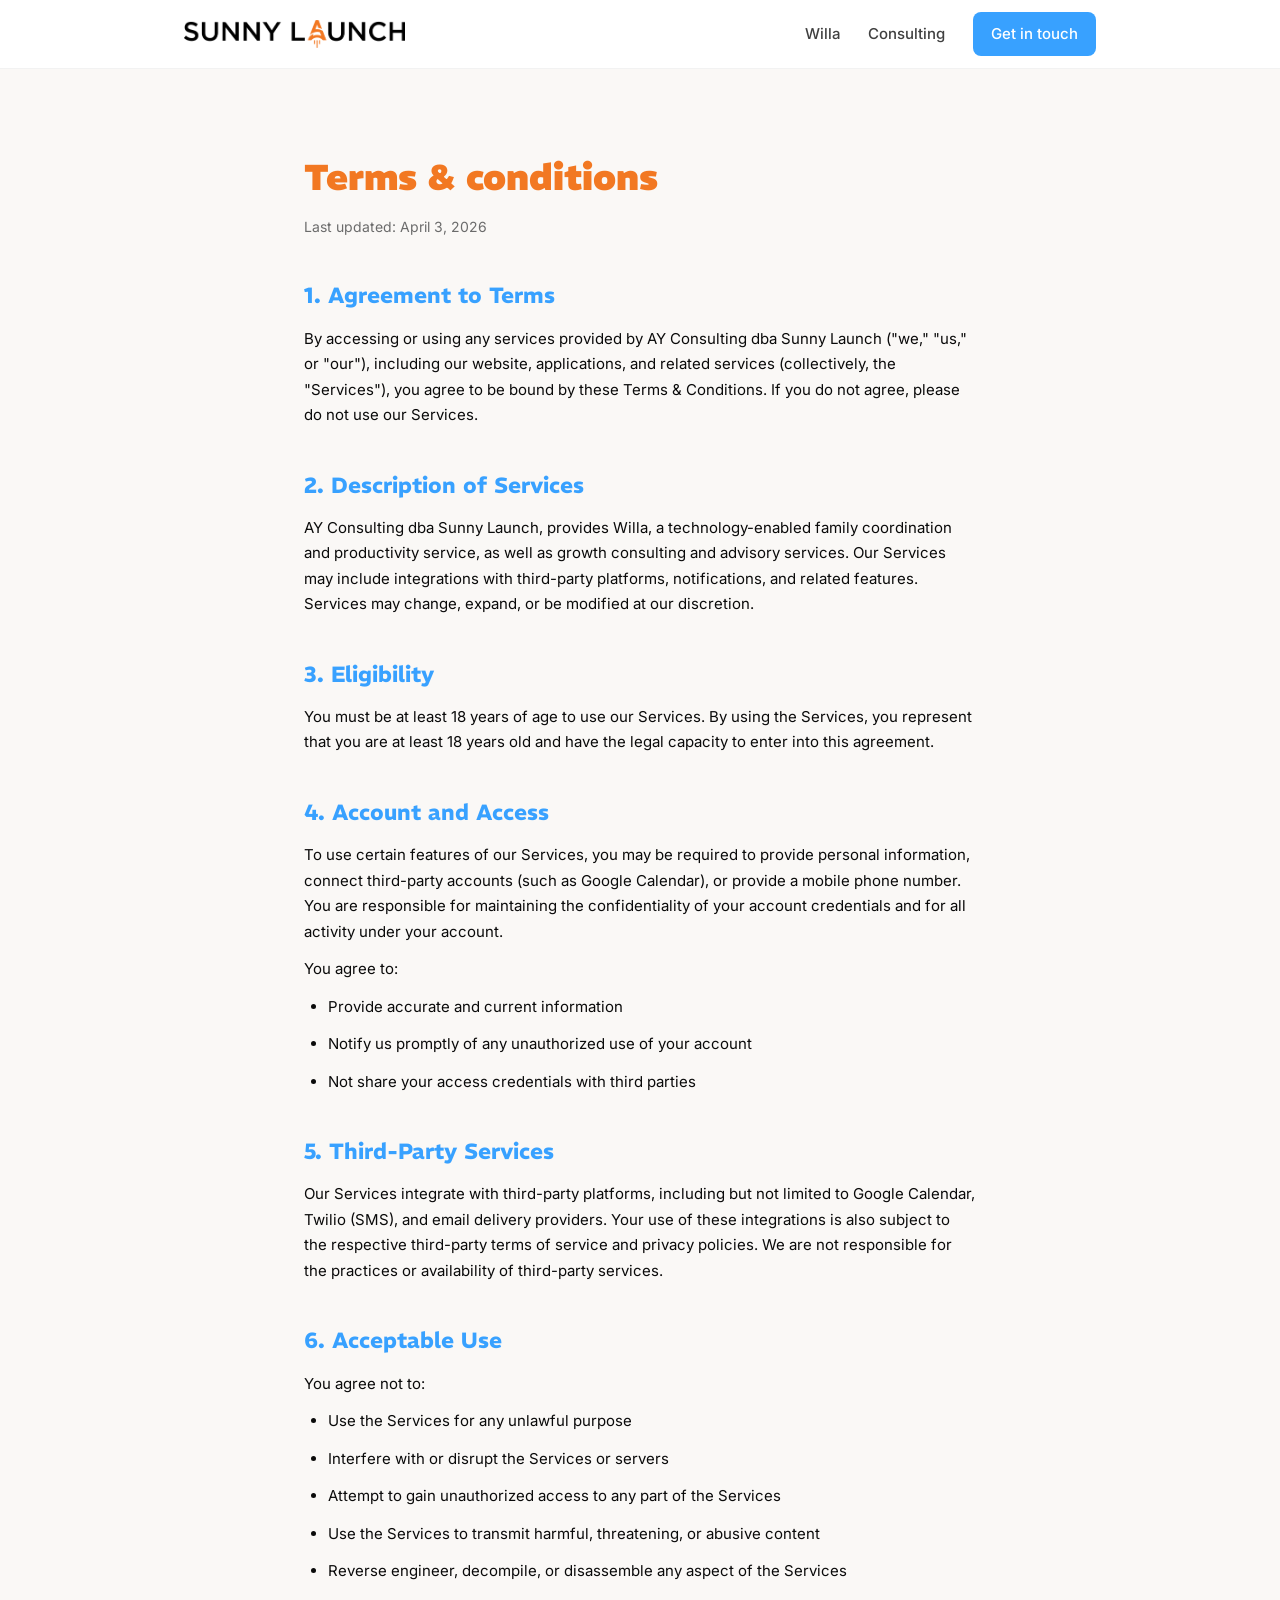
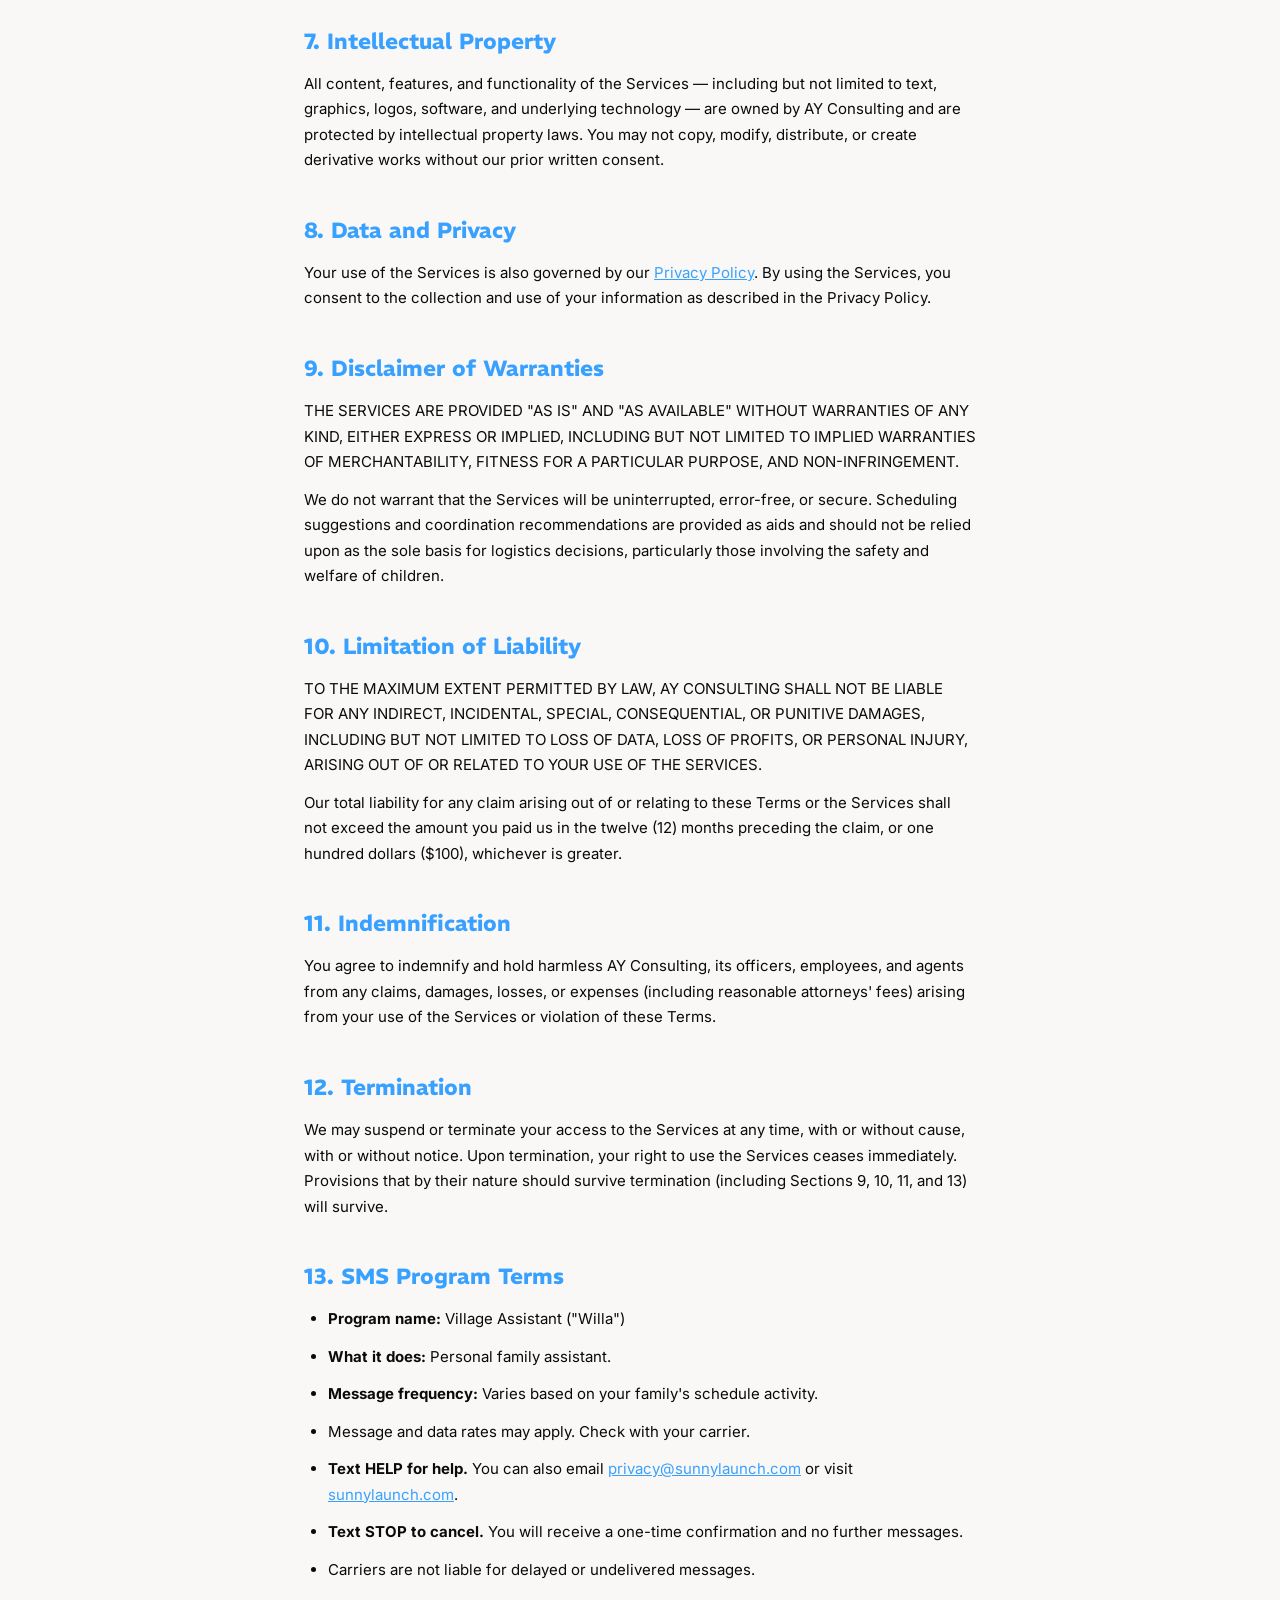
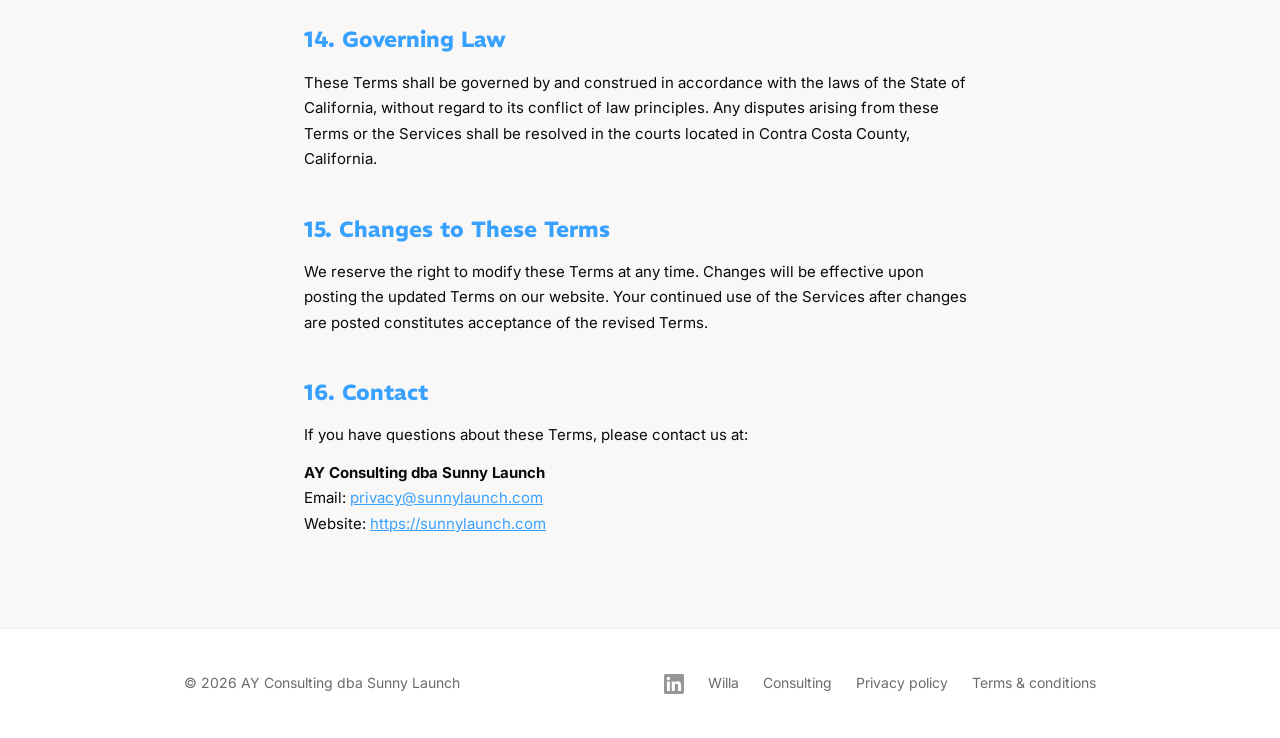
<file: terms/index.html>
<!DOCTYPE html>
<html lang="en">
<head>
  <meta charset="UTF-8">
  <meta name="viewport" content="width=device-width, initial-scale=1.0">
  <title>Terms &amp; conditions — Sunny Launch</title>
  <link rel="canonical" href="https://www.sunnylaunch.com/terms/">
  <link rel="stylesheet" href="/style.css">
  <link rel="preconnect" href="https://fonts.googleapis.com">
  <link rel="preconnect" href="https://fonts.gstatic.com" crossorigin>
  <link href="https://fonts.googleapis.com/css2?family=REM:wght@400;700;900&family=Inter:wght@400;500;600&display=swap" rel="stylesheet">
</head>
<body>

  <nav class="nav">
    <div class="nav-inner">
      <a href="/" class="nav-logo" aria-label="Sunny Launch">
        <img src="/assets/logo.png" alt="" class="nav-logo-img">
        <img src="/assets/icon.png" alt="" class="nav-logo-icon">
      </a>
      <div class="nav-links">
        <a href="/willa/">Willa</a>
        <a href="/consulting/">Consulting</a>
        <a href="/#contact" class="nav-cta">Get in touch</a>
      </div>
    </div>
  </nav>

  <section class="legal">
    <div class="legal-inner">
      <h1>Terms &amp; conditions</h1>
      <p class="last-updated">Last updated: April 3, 2026</p>

      <h2>1. Agreement to Terms</h2>
      <p>By accessing or using any services provided by AY Consulting dba Sunny Launch ("we," "us," or "our"), including our website, applications, and related services (collectively, the "Services"), you agree to be bound by these Terms &amp; Conditions. If you do not agree, please do not use our Services.</p>

      <h2>2. Description of Services</h2>
      <p>AY Consulting dba Sunny Launch, provides Willa, a technology-enabled family coordination and productivity service, as well as growth consulting and advisory services. Our Services may include integrations with third-party platforms, notifications, and related features. Services may change, expand, or be modified at our discretion.</p>

      <h2>3. Eligibility</h2>
      <p>You must be at least 18 years of age to use our Services. By using the Services, you represent that you are at least 18 years old and have the legal capacity to enter into this agreement.</p>

      <h2>4. Account and Access</h2>
      <p>To use certain features of our Services, you may be required to provide personal information, connect third-party accounts (such as Google Calendar), or provide a mobile phone number. You are responsible for maintaining the confidentiality of your account credentials and for all activity under your account.</p>
      <p>You agree to:</p>
      <ul>
        <li>Provide accurate and current information</li>
        <li>Notify us promptly of any unauthorized use of your account</li>
        <li>Not share your access credentials with third parties</li>
      </ul>

      <h2>5. Third-Party Services</h2>
      <p>Our Services integrate with third-party platforms, including but not limited to Google Calendar, Twilio (SMS), and email delivery providers. Your use of these integrations is also subject to the respective third-party terms of service and privacy policies. We are not responsible for the practices or availability of third-party services.</p>

      <h2>6. Acceptable Use</h2>
      <p>You agree not to:</p>
      <ul>
        <li>Use the Services for any unlawful purpose</li>
        <li>Interfere with or disrupt the Services or servers</li>
        <li>Attempt to gain unauthorized access to any part of the Services</li>
        <li>Use the Services to transmit harmful, threatening, or abusive content</li>
        <li>Reverse engineer, decompile, or disassemble any aspect of the Services</li>
      </ul>

      <h2>7. Intellectual Property</h2>
      <p>All content, features, and functionality of the Services &mdash; including but not limited to text, graphics, logos, software, and underlying technology &mdash; are owned by AY Consulting and are protected by intellectual property laws. You may not copy, modify, distribute, or create derivative works without our prior written consent.</p>

      <h2>8. Data and Privacy</h2>
      <p>Your use of the Services is also governed by our <a href="/privacy/">Privacy Policy</a>. By using the Services, you consent to the collection and use of your information as described in the Privacy Policy.</p>

      <h2>9. Disclaimer of Warranties</h2>
      <p>THE SERVICES ARE PROVIDED "AS IS" AND "AS AVAILABLE" WITHOUT WARRANTIES OF ANY KIND, EITHER EXPRESS OR IMPLIED, INCLUDING BUT NOT LIMITED TO IMPLIED WARRANTIES OF MERCHANTABILITY, FITNESS FOR A PARTICULAR PURPOSE, AND NON-INFRINGEMENT.</p>
      <p>We do not warrant that the Services will be uninterrupted, error-free, or secure. Scheduling suggestions and coordination recommendations are provided as aids and should not be relied upon as the sole basis for logistics decisions, particularly those involving the safety and welfare of children.</p>

      <h2>10. Limitation of Liability</h2>
      <p>TO THE MAXIMUM EXTENT PERMITTED BY LAW, AY CONSULTING SHALL NOT BE LIABLE FOR ANY INDIRECT, INCIDENTAL, SPECIAL, CONSEQUENTIAL, OR PUNITIVE DAMAGES, INCLUDING BUT NOT LIMITED TO LOSS OF DATA, LOSS OF PROFITS, OR PERSONAL INJURY, ARISING OUT OF OR RELATED TO YOUR USE OF THE SERVICES.</p>
      <p>Our total liability for any claim arising out of or relating to these Terms or the Services shall not exceed the amount you paid us in the twelve (12) months preceding the claim, or one hundred dollars ($100), whichever is greater.</p>

      <h2>11. Indemnification</h2>
      <p>You agree to indemnify and hold harmless AY Consulting, its officers, employees, and agents from any claims, damages, losses, or expenses (including reasonable attorneys' fees) arising from your use of the Services or violation of these Terms.</p>

      <h2>12. Termination</h2>
      <p>We may suspend or terminate your access to the Services at any time, with or without cause, with or without notice. Upon termination, your right to use the Services ceases immediately. Provisions that by their nature should survive termination (including Sections 9, 10, 11, and 13) will survive.</p>

      <h2>13. SMS Program Terms</h2>
      <ul>
        <li><strong>Program name:</strong> Village Assistant ("Willa")</li>
        <li><strong>What it does:</strong> Personal family assistant.</li>
        <li><strong>Message frequency:</strong> Varies based on your family's schedule activity.</li>
        <li>Message and data rates may apply. Check with your carrier.</li>
        <li><strong>Text HELP for help.</strong> You can also email <a href="&#109;&#97;&#105;&#108;&#116;&#111;&#58;&#112;&#114;&#105;&#118;&#97;&#99;&#121;&#64;&#115;&#117;&#110;&#110;&#121;&#108;&#97;&#117;&#110;&#99;&#104;&#46;&#99;&#111;&#109;">&#112;&#114;&#105;&#118;&#97;&#99;&#121;&#64;&#115;&#117;&#110;&#110;&#121;&#108;&#97;&#117;&#110;&#99;&#104;&#46;&#99;&#111;&#109;</a> or visit <a href="https://sunnylaunch.com">sunnylaunch.com</a>.</li>
        <li><strong>Text STOP to cancel.</strong> You will receive a one-time confirmation and no further messages.</li>
        <li>Carriers are not liable for delayed or undelivered messages.</li>
      </ul>

      <h2>14. Governing Law</h2>
      <p>These Terms shall be governed by and construed in accordance with the laws of the State of California, without regard to its conflict of law principles. Any disputes arising from these Terms or the Services shall be resolved in the courts located in Contra Costa County, California.</p>

      <h2>15. Changes to These Terms</h2>
      <p>We reserve the right to modify these Terms at any time. Changes will be effective upon posting the updated Terms on our website. Your continued use of the Services after changes are posted constitutes acceptance of the revised Terms.</p>

      <h2>16. Contact</h2>
      <p>If you have questions about these Terms, please contact us at:</p>
      <p>
        <strong>AY Consulting dba Sunny Launch</strong><br>
        Email: <a href="&#109;&#97;&#105;&#108;&#116;&#111;&#58;&#112;&#114;&#105;&#118;&#97;&#99;&#121;&#64;&#115;&#117;&#110;&#110;&#121;&#108;&#97;&#117;&#110;&#99;&#104;&#46;&#99;&#111;&#109;">&#112;&#114;&#105;&#118;&#97;&#99;&#121;&#64;&#115;&#117;&#110;&#110;&#121;&#108;&#97;&#117;&#110;&#99;&#104;&#46;&#99;&#111;&#109;</a><br>
        Website: <a href="https://sunnylaunch.com">https://sunnylaunch.com</a>
      </p>
    </div>
  </section>

  <footer class="footer">
    <div class="footer-inner">
      <p>&copy; 2026 AY Consulting dba Sunny Launch</p>
      <div class="footer-links">
        <a href="https://linkedin.com/in/alvinyeh" target="_blank" rel="noopener" class="footer-linkedin" aria-label="LinkedIn">
          <svg width="20" height="20" viewBox="0 0 24 24" fill="currentColor" xmlns="http://www.w3.org/2000/svg"><path d="M20.447 20.452h-3.554v-5.569c0-1.328-.027-3.037-1.852-3.037-1.853 0-2.136 1.445-2.136 2.939v5.667H9.351V9h3.414v1.561h.046c.477-.9 1.637-1.85 3.37-1.85 3.601 0 4.267 2.37 4.267 5.455v6.286zM5.337 7.433a2.062 2.062 0 01-2.063-2.065 2.064 2.064 0 112.063 2.065zm1.782 13.019H3.555V9h3.564v11.452zM22.225 0H1.771C.792 0 0 .774 0 1.729v20.542C0 23.227.792 24 1.771 24h20.451C23.2 24 24 23.227 24 22.271V1.729C24 .774 23.2 0 22.222 0h.003z"/></svg>
        </a>
        <a href="/willa/">Willa</a>
        <a href="/consulting/">Consulting</a>
        <a href="/privacy/">Privacy policy</a>
        <a href="/terms/">Terms &amp; conditions</a>
      </div>
    </div>
  </footer>

</body>
</html>
</file>
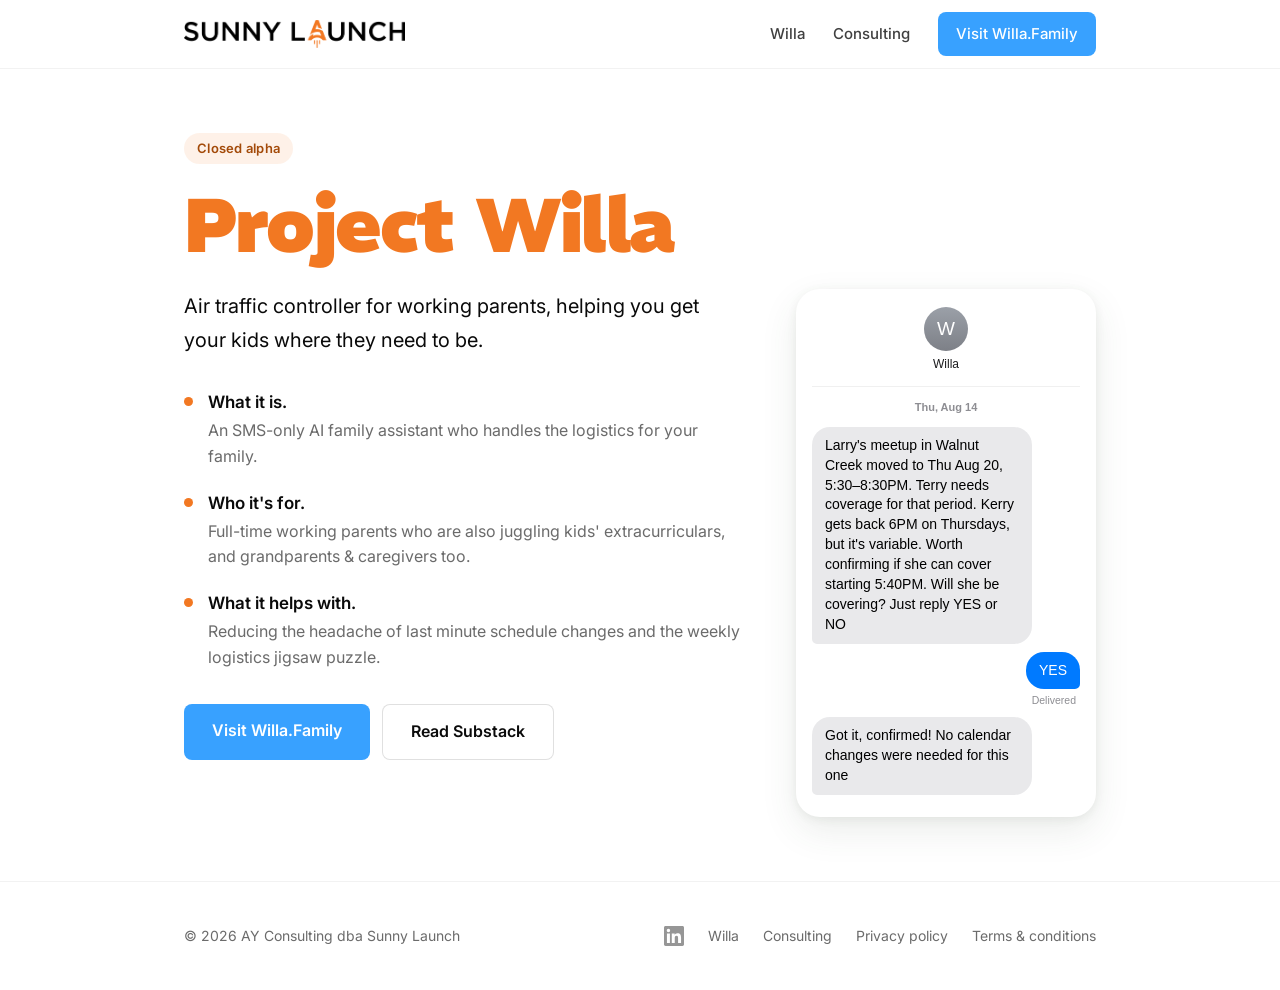
<file: willa/index.html>
<!DOCTYPE html>
<!--
  sunnylaunch.com/willa : Project Willa showcase
  Styling lives in the .hero-showcase block at the end of style.css.
-->
<html lang="en">
<head>
  <meta charset="UTF-8">
  <meta name="viewport" content="width=device-width, initial-scale=1.0">
  <title>Project Willa | Sunny Launch</title>
  <meta name="description" content="Project Willa is Sunny Launch's first project: an SMS-only AI family assistant for full-time working parents juggling kids' extracurriculars. In closed alpha at Willa.family.">
  <link rel="canonical" href="https://www.sunnylaunch.com/willa/">
  <meta property="og:title" content="Project Willa | Sunny Launch">
  <meta property="og:description" content="Sunny Launch's first project. An SMS-only AI family assistant for working parents, now in closed alpha.">
  <meta property="og:type" content="website">
  <meta property="og:url" content="https://www.sunnylaunch.com/willa/">
  <link rel="icon" type="image/png" href="/assets/icon.png">
  <link rel="stylesheet" href="/style.css">
  <link rel="preconnect" href="https://fonts.googleapis.com">
  <link rel="preconnect" href="https://fonts.gstatic.com" crossorigin>
  <link href="https://fonts.googleapis.com/css2?family=REM:wght@400;700;900&family=Inter:wght@400;500;600&display=swap" rel="stylesheet">
</head>
<body class="page-prose">

  <!-- Standard Sunny Launch nav, matching / and /consulting/. -->
  <nav class="nav">
    <div class="nav-inner">
      <a href="/" class="nav-logo" aria-label="Sunny Launch">
        <img src="/assets/logo.png" alt="" class="nav-logo-img">
        <img src="/assets/icon.png" alt="" class="nav-logo-icon">
      </a>
      <div class="nav-links">
        <a href="/willa/">Willa</a>
        <a href="/consulting/">Consulting</a>
        <a href="https://willa.family" class="nav-cta"><span class="nav-cta-verb">Visit </span>Willa.Family</a>
      </div>
    </div>
  </nav>

  <!-- The entire page is one showcase block. Nothing below it but the footer. -->
  <section class="hero hero-showcase">
    <div class="hero-grid">
      <div class="hero-copy">
        <p class="eyebrow">Closed alpha</p>
        <h1>Project Willa</h1>
        <p class="hero-sub">
          Air traffic controller for working parents, helping you get your kids where they
          need to be.
        </p>

        <ul class="use-cases">
          <li>
            <strong>What it is.</strong>
            An SMS-only AI family assistant who handles the logistics for your family.
          </li>
          <li>
            <strong>Who it's for.</strong>
            Full-time working parents who are also juggling kids' extracurriculars, and
            grandparents &amp; caregivers too.
          </li>
          <li>
            <strong>What it helps with.</strong>
            Reducing the headache of last minute schedule changes and the weekly logistics
            jigsaw puzzle.
          </li>
        </ul>

        <div class="btn-row">
          <a href="https://willa.family" class="btn btn-primary">Visit Willa.Family</a>
          <a href="https://buildingwilla.substack.com" class="btn btn-secondary" target="_blank" rel="noopener">Read Substack</a>
        </div>
      </div>

      <!-- SMS thread from willa.family. Entirely inline-styled, so it carries
           no Willa design-system dependency. .sms handles sizing only. -->
      <figure class="sms">
        <div role="img"
             aria-label="A text conversation with Willa on Thursday, August 14. Willa writes: Larry's meetup in Walnut Creek moved to Thursday August 20, 5:30 to 8:30 PM. Terry needs coverage for that period. Kerry gets back 6 PM on Thursdays, but it's variable. Worth confirming if she can cover starting 5:40 PM. Will she be covering? Just reply YES or NO. The parent replies: YES. Willa replies: Got it, confirmed! No calendar changes were needed for this one."
             style="background: #ffffff; border-radius: 24px; padding: 18px 16px 22px; box-shadow: 0 2px 10px rgba(61,74,54,.08), 0 14px 36px rgba(61,74,54,.10); font-family: -apple-system, BlinkMacSystemFont, 'Segoe UI', 'Helvetica Neue', sans-serif">
          <div style="display: flex; flex-direction: column; align-items: center; gap: 4px; padding-bottom: 12px; border-bottom: 1px solid #f0f0f0; margin-bottom: 12px">
            <div style="width: 44px; height: 44px; border-radius: 50%; background: linear-gradient(180deg, #9ba0a8, #7d8087); color: #fff; display: flex; align-items: center; justify-content: center; font-size: 19px; font-weight: 500">W</div>
            <div style="font-size: 12px; color: #1c1c1e; font-weight: 500">Willa</div>
          </div>
          <p style="text-align: center; font-size: 11px; color: #8e8e93; margin: 0 0 10px"><strong style="font-weight: 600">Thu, Aug 14</strong></p>
          <div style="display: flex; flex-direction: column; gap: 8px">
            <p style="align-self: flex-start; max-width: 82%; background: #e9e9eb; color: #000; border-radius: 18px; border-bottom-left-radius: 5px; padding: 9px 13px; font-size: 14px; line-height: 1.42; margin: 0">Larry's meetup in Walnut Creek moved to Thu Aug 20, 5:30&ndash;8:30PM. Terry needs coverage for that period. Kerry gets back 6PM on Thursdays, but it's variable. Worth confirming if she can cover starting 5:40PM. Will she be covering? Just reply YES or NO</p>
            <div style="align-self: flex-end; display: flex; flex-direction: column; align-items: flex-end; gap: 3px; max-width: 82%">
              <p style="background: #007aff; color: #fff; border-radius: 18px; border-bottom-right-radius: 5px; padding: 9px 13px; font-size: 14px; line-height: 1.42; margin: 0">YES</p>
              <span style="font-size: 10.5px; color: #8e8e93; font-weight: 500; padding-right: 4px">Delivered</span>
            </div>
            <p style="align-self: flex-start; max-width: 82%; background: #e9e9eb; color: #000; border-radius: 18px; border-bottom-left-radius: 5px; padding: 9px 13px; font-size: 14px; line-height: 1.42; margin: 0">Got it, confirmed! No calendar changes were needed for this one</p>
          </div>
        </div>
      </figure>
    </div>
  </section>

  <!-- Standard Sunny Launch footer. -->
  <footer class="footer">
    <div class="footer-inner">
      <p>&copy; 2026 AY Consulting dba Sunny Launch</p>
      <div class="footer-links">
        <a href="https://linkedin.com/in/alvinyeh" target="_blank" rel="noopener" class="footer-linkedin" aria-label="LinkedIn">
          <svg width="20" height="20" viewBox="0 0 24 24" fill="currentColor" xmlns="http://www.w3.org/2000/svg"><path d="M20.447 20.452h-3.554v-5.569c0-1.328-.027-3.037-1.852-3.037-1.853 0-2.136 1.445-2.136 2.939v5.667H9.351V9h3.414v1.561h.046c.477-.9 1.637-1.85 3.37-1.85 3.601 0 4.267 2.37 4.267 5.455v6.286zM5.337 7.433a2.062 2.062 0 01-2.063-2.065 2.064 2.064 0 112.063 2.065zm1.782 13.019H3.555V9h3.564v11.452zM22.225 0H1.771C.792 0 0 .774 0 1.729v20.542C0 23.227.792 24 1.771 24h20.451C23.2 24 24 23.227 24 22.271V1.729C24 .774 23.2 0 22.222 0h.003z"/></svg>
        </a>
        <a href="https://willa.family">Willa</a>
        <a href="/consulting/">Consulting</a>
        <a href="/privacy/">Privacy policy</a>
        <a href="/terms/">Terms &amp; conditions</a>
      </div>
    </div>
  </footer>

</body>
</html>
</file>
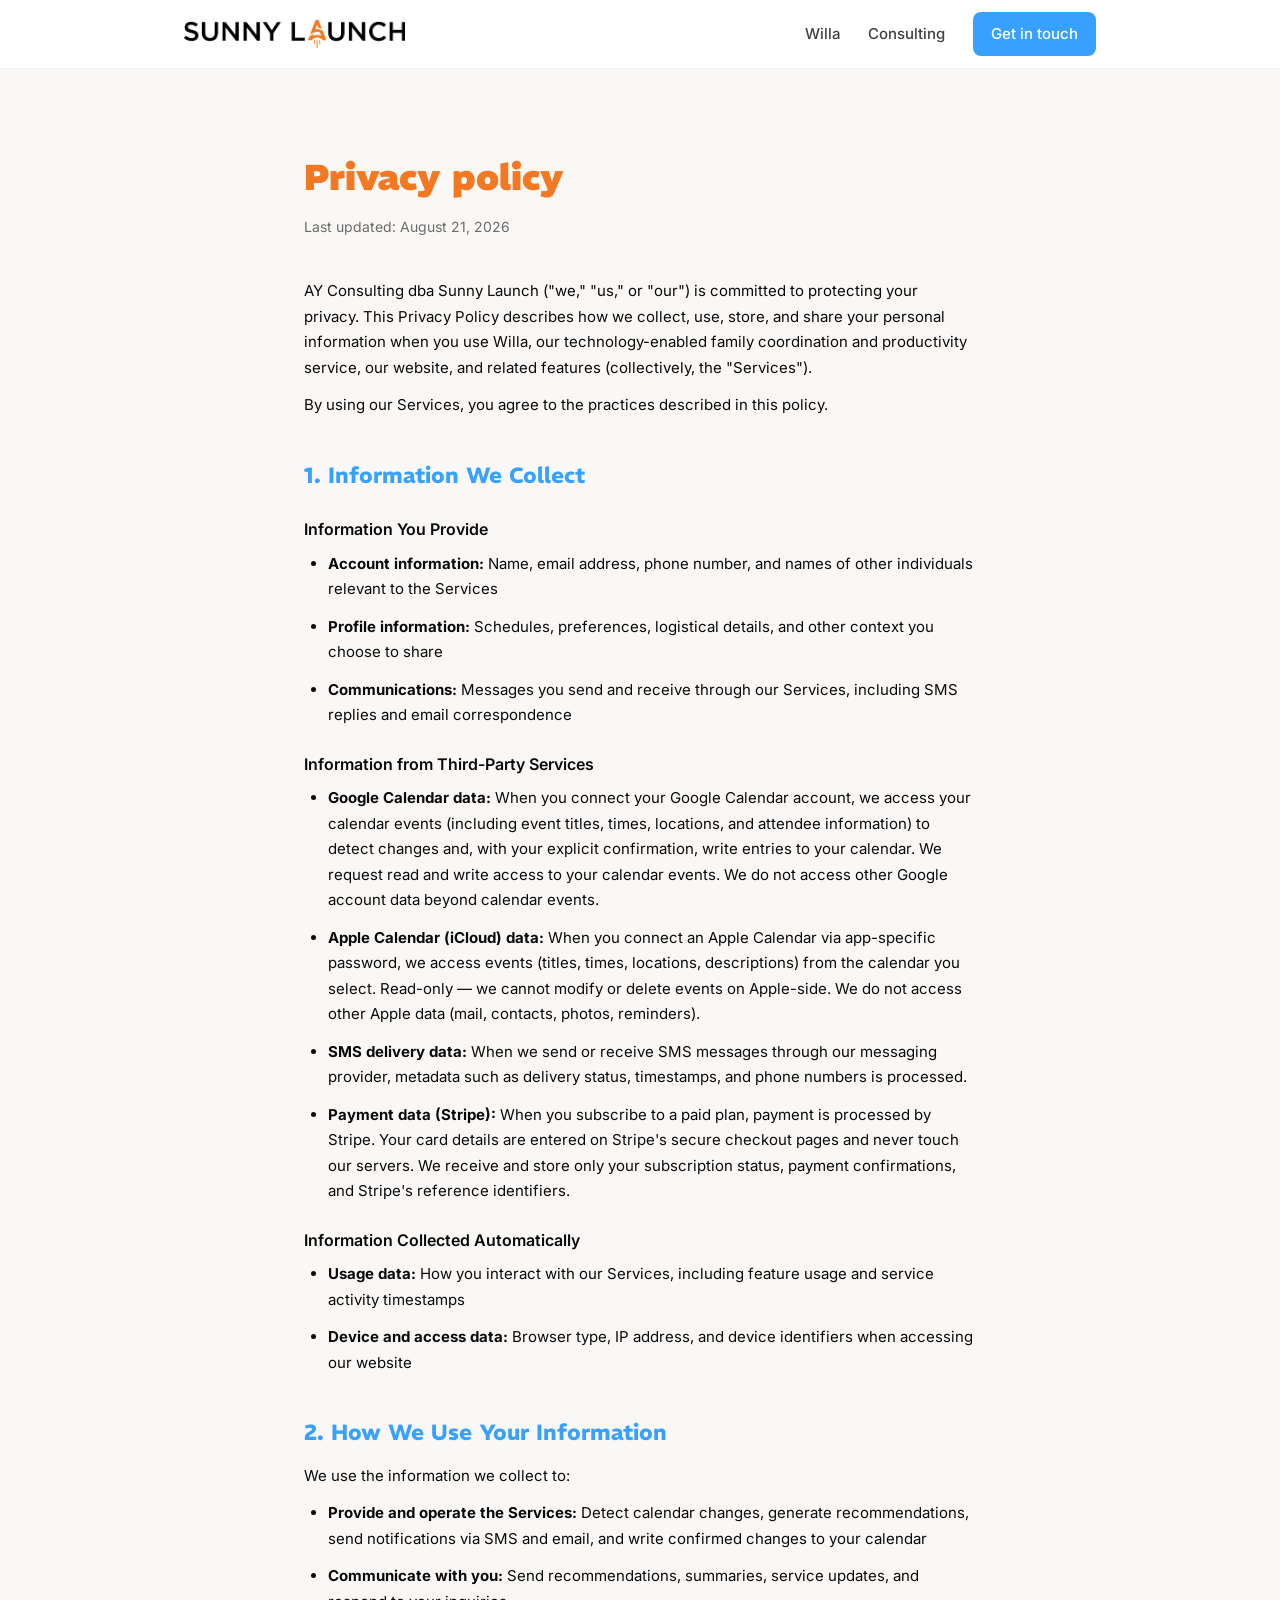
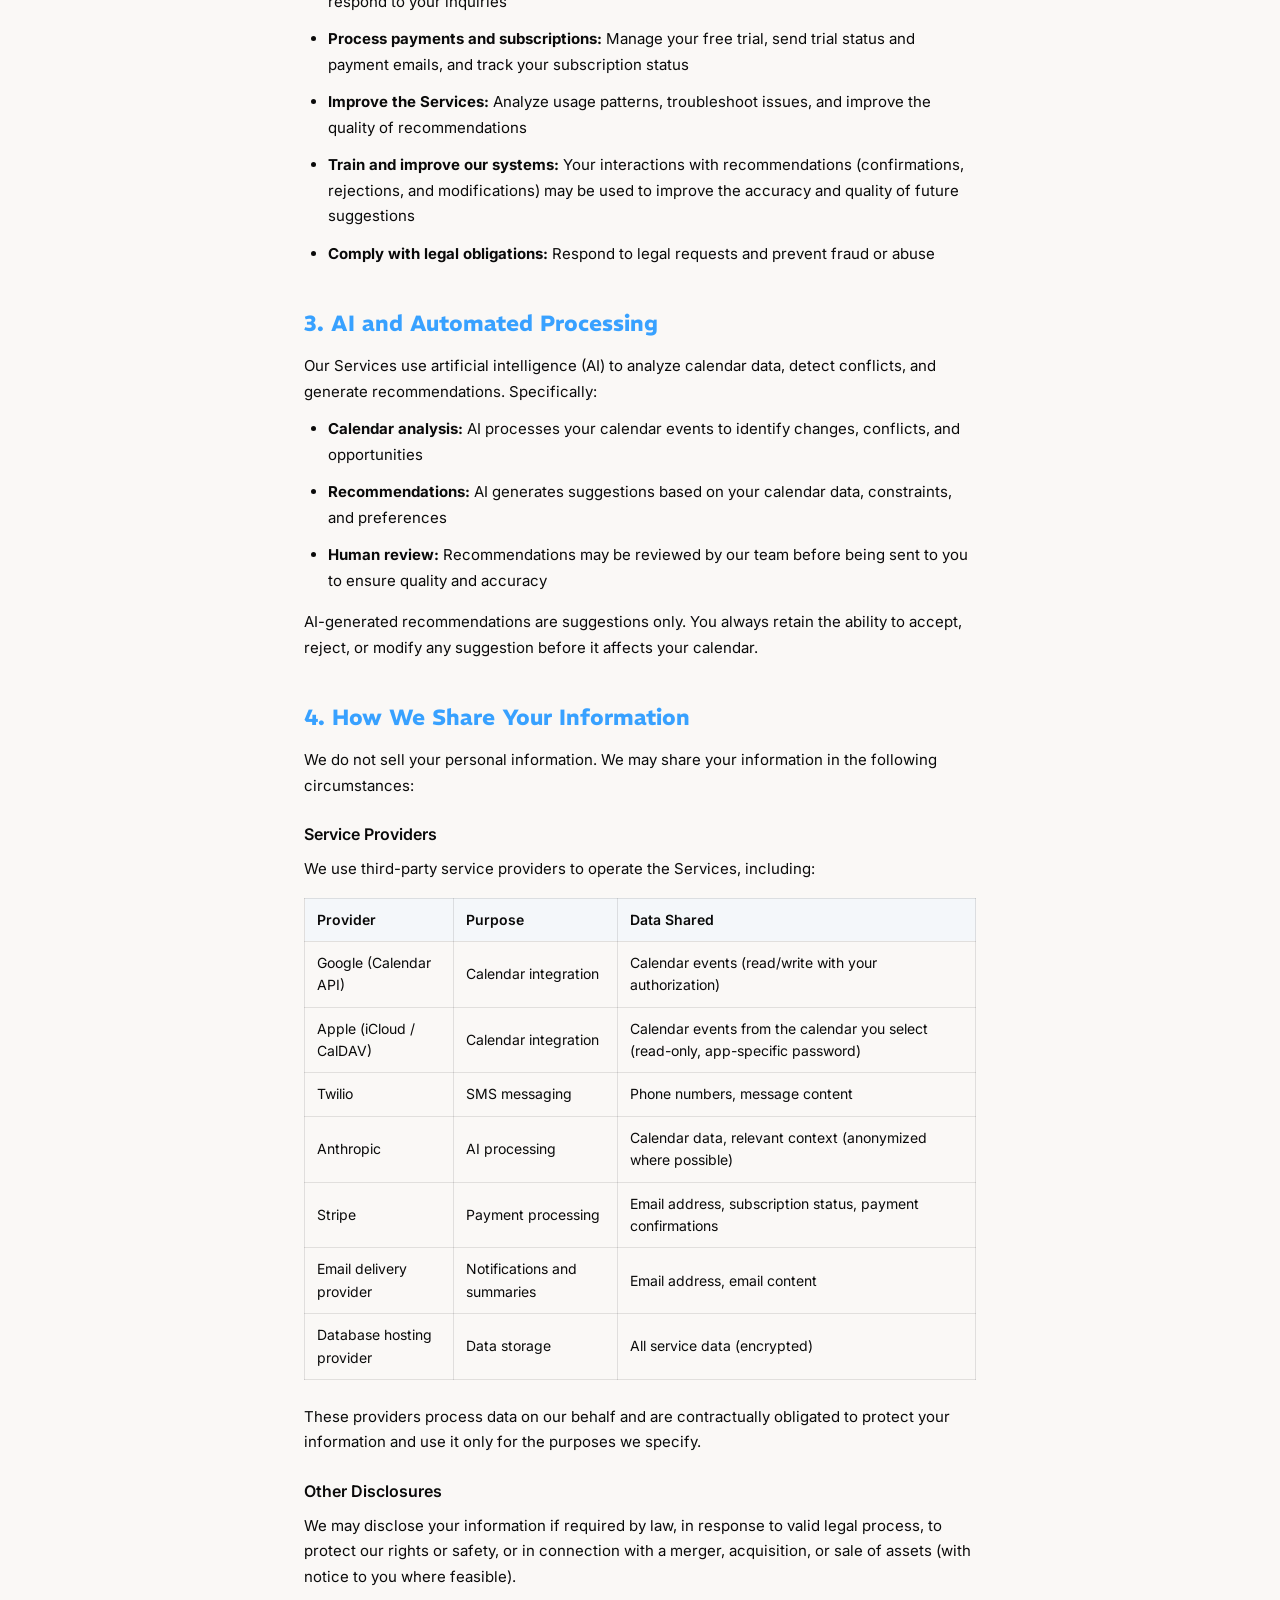
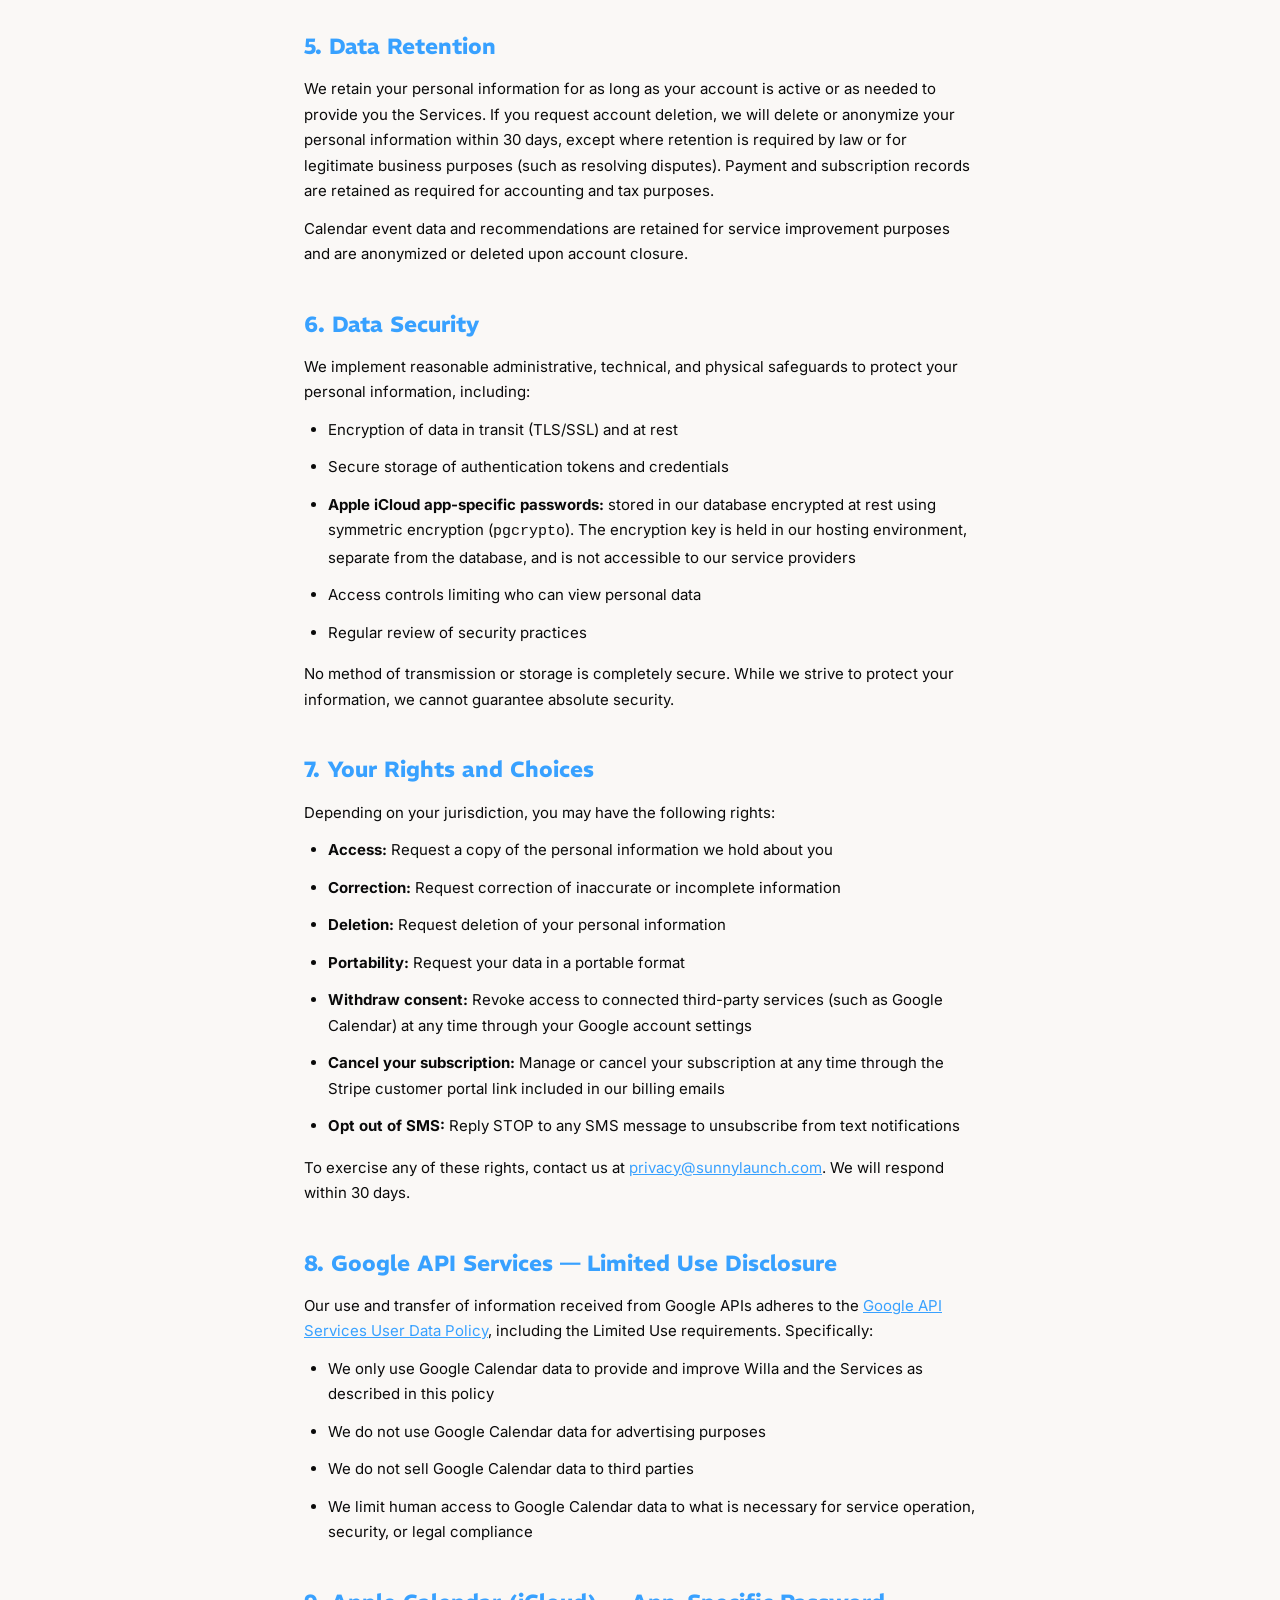
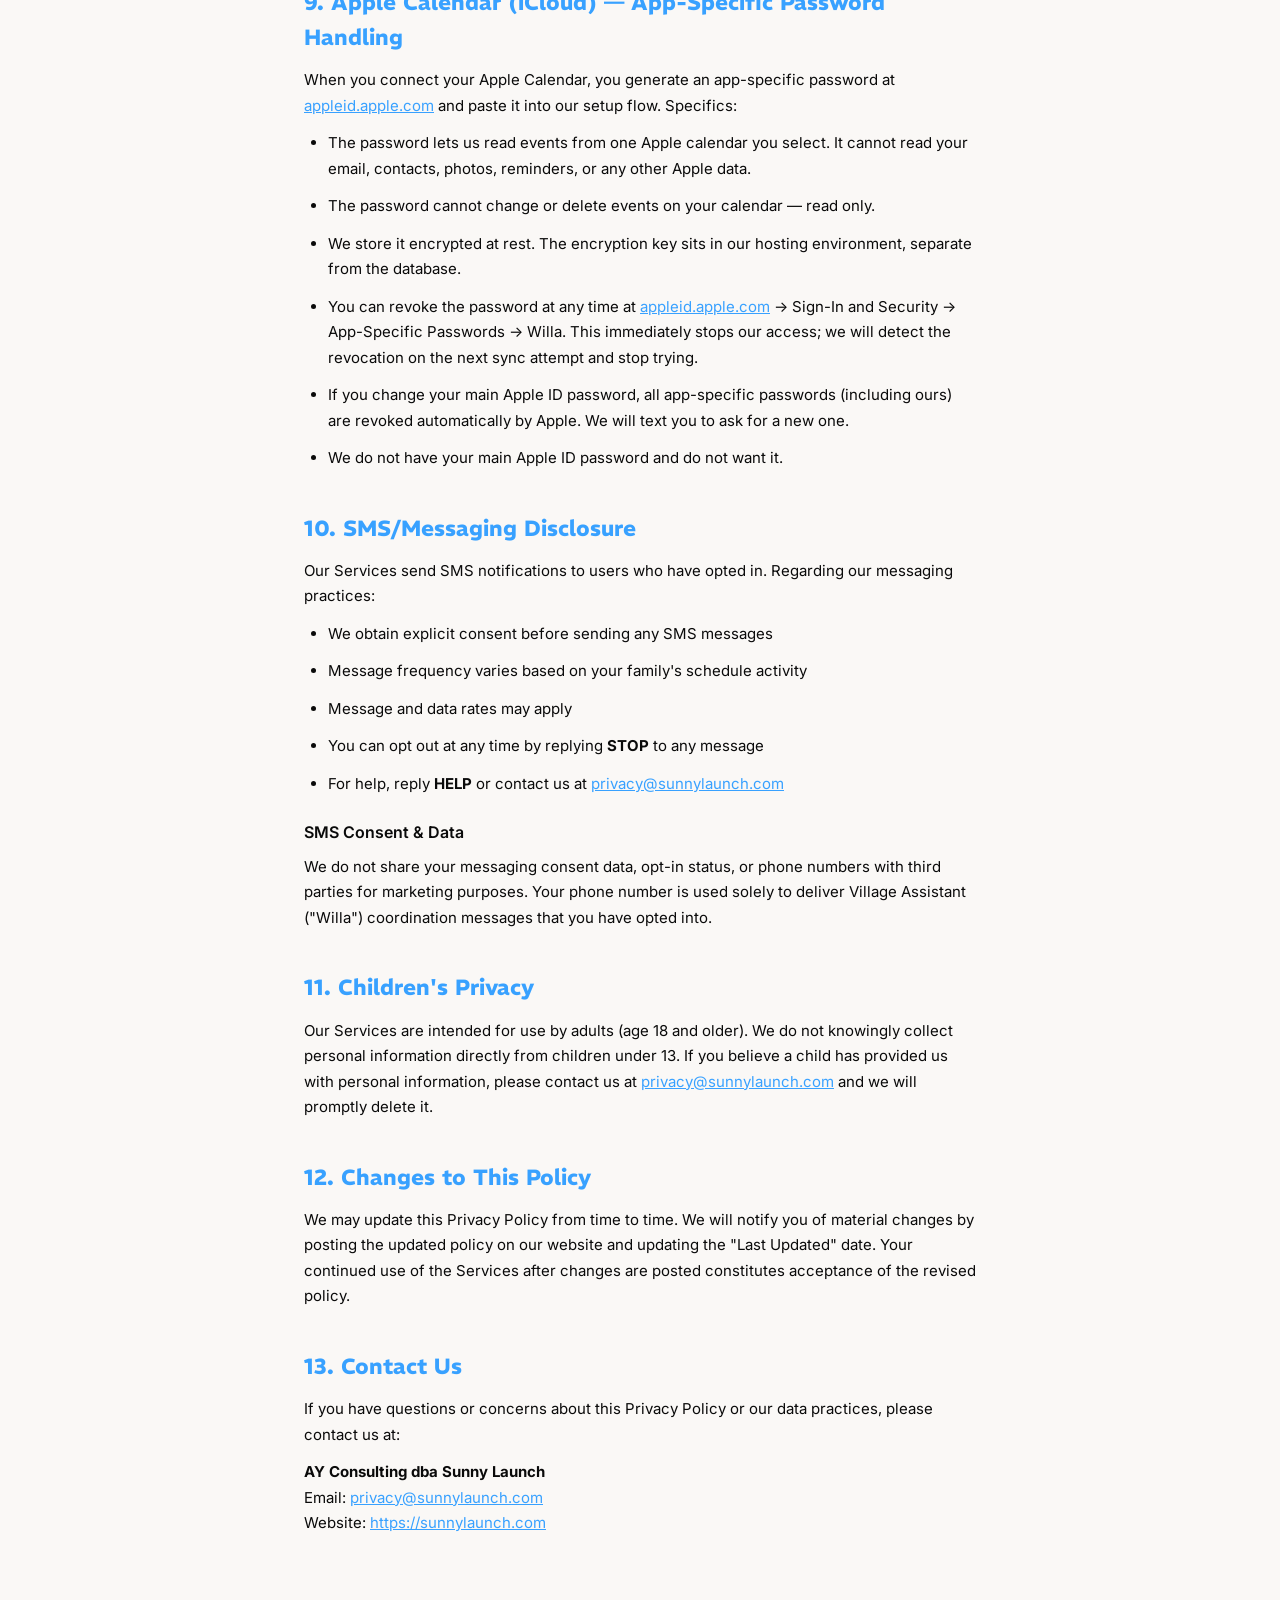
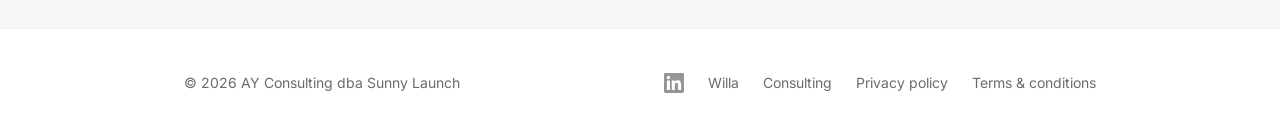
<file: privacy.html>
<!DOCTYPE html>
<html lang="en">
<head>
  <meta charset="UTF-8">
  <title>Privacy policy — Sunny Launch</title>
  <link rel="canonical" href="https://www.sunnylaunch.com/privacy/">
  <meta http-equiv="refresh" content="0; url=/privacy/">
  <meta name="robots" content="noindex">
  <script>location.replace('/privacy/' + location.hash);</script>
</head>
<body>
  <p>This page has moved to <a href="/privacy/">https://www.sunnylaunch.com/privacy/</a>.</p>
</body>
</html>
</file>
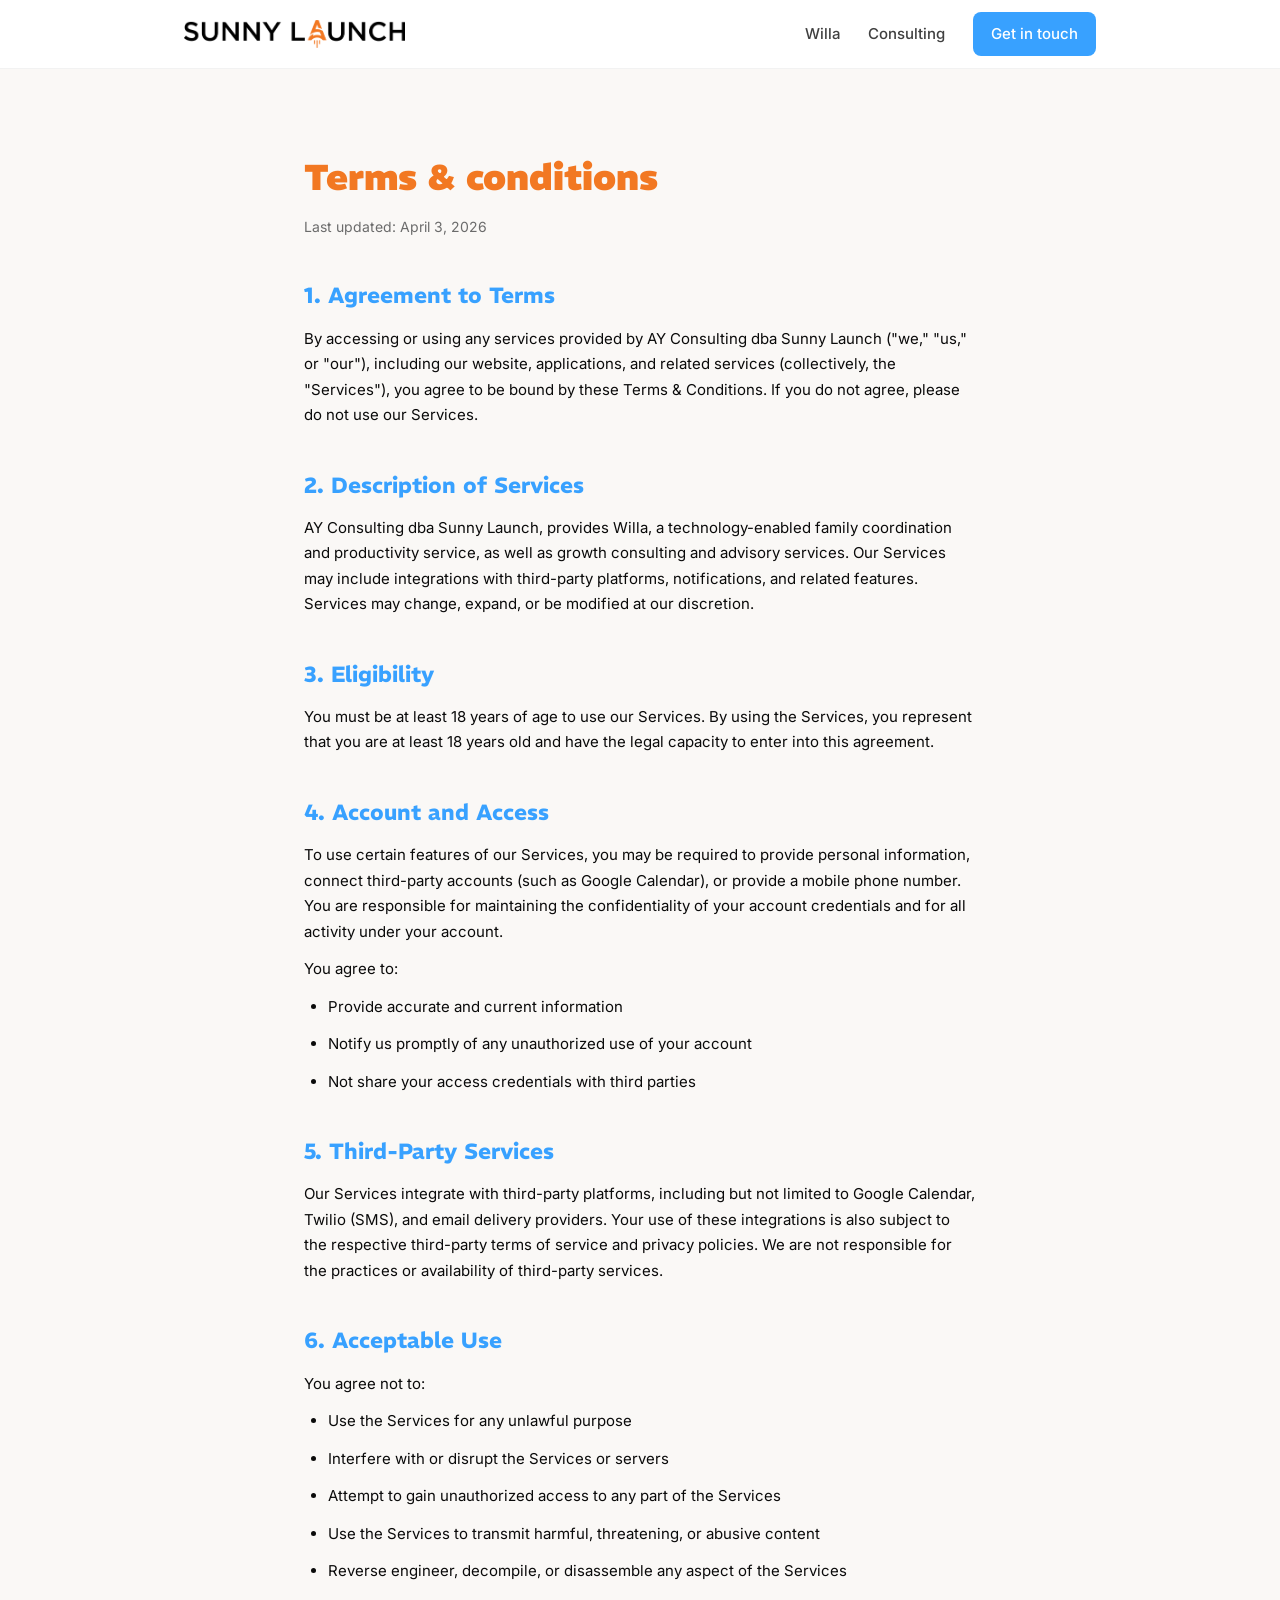
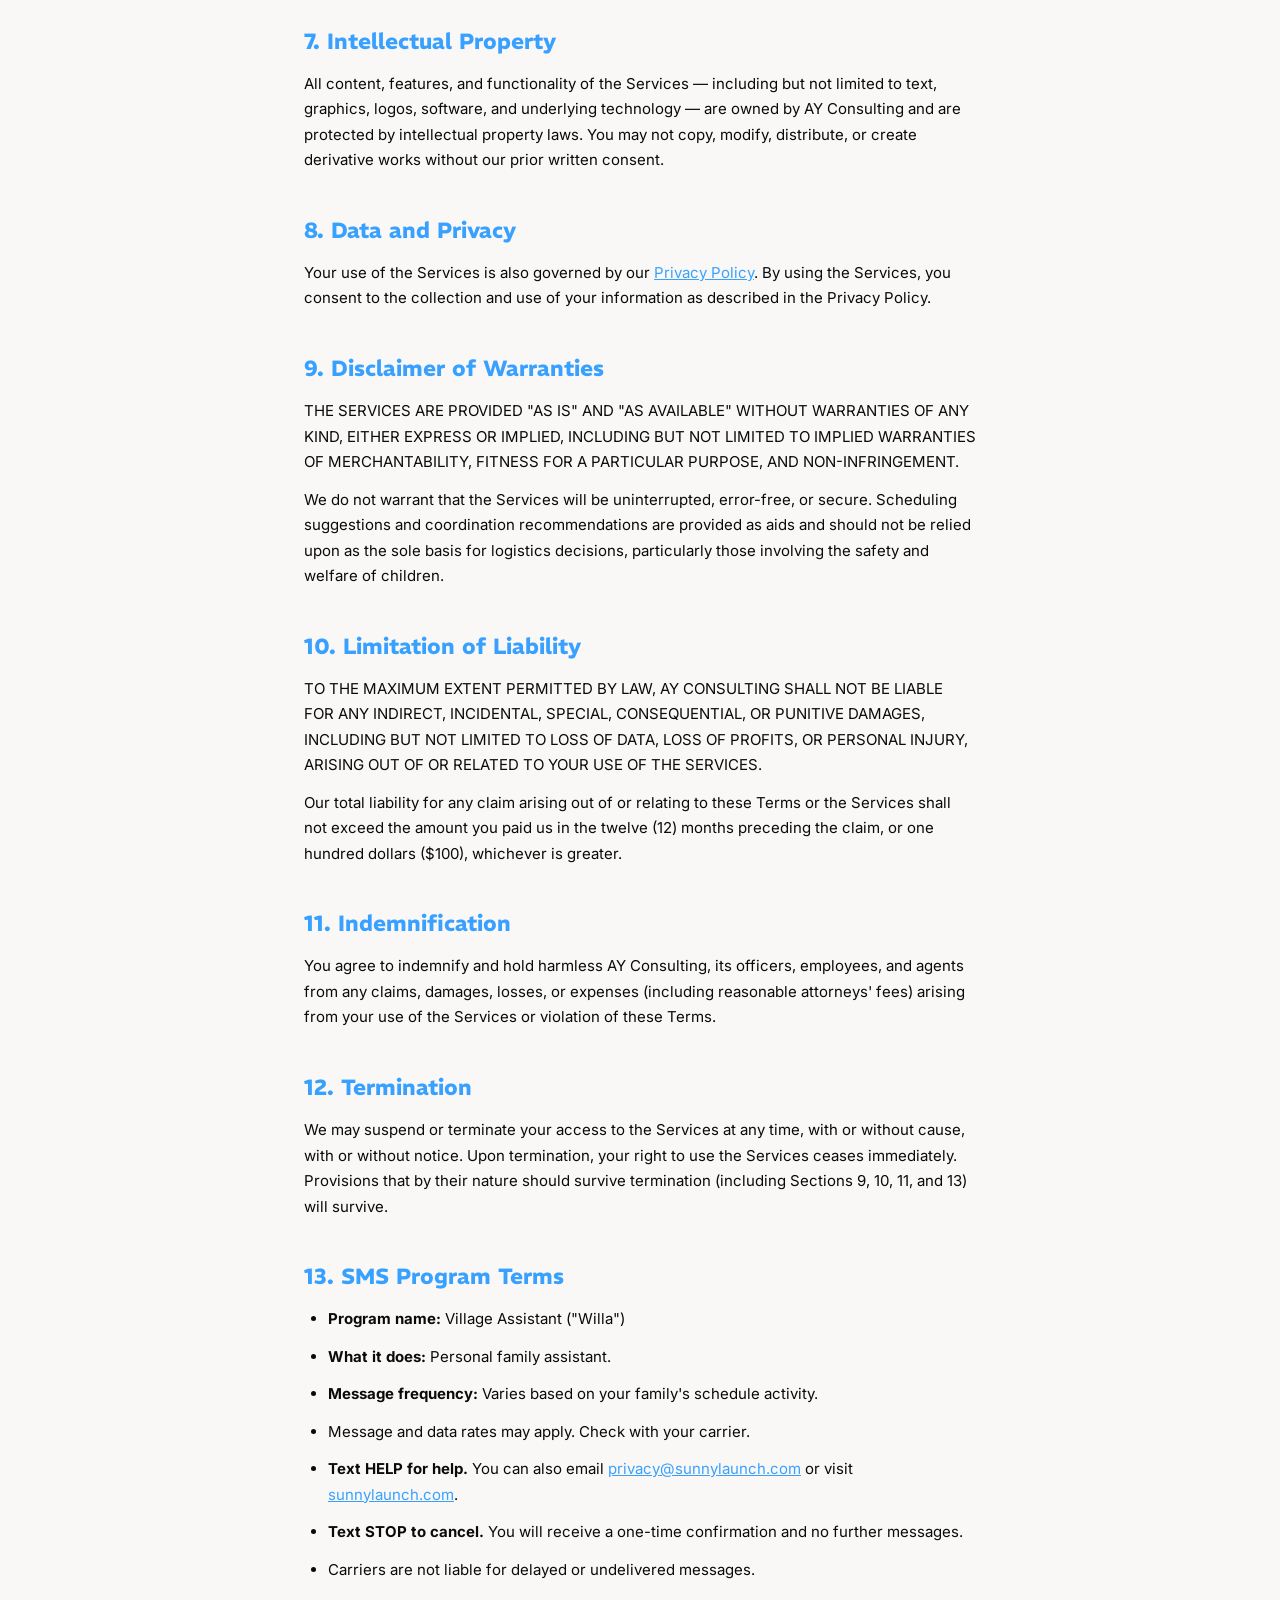
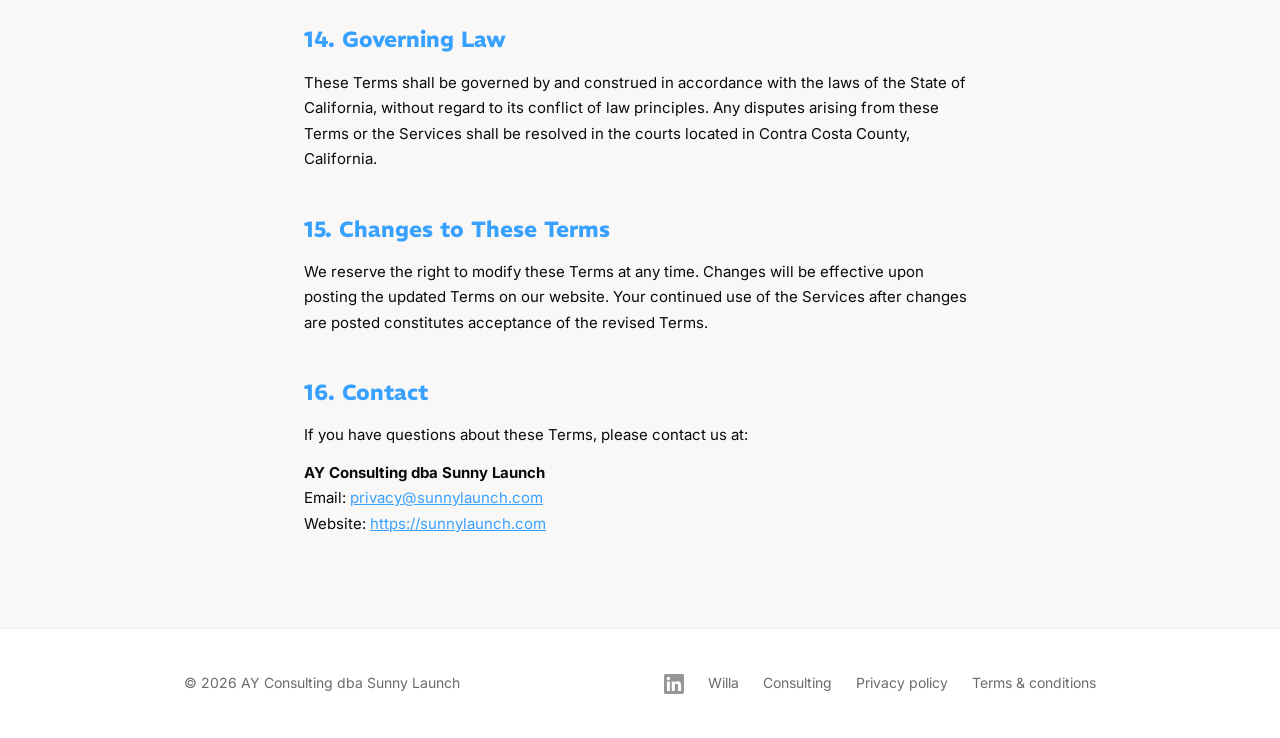
<file: terms.html>
<!DOCTYPE html>
<html lang="en">
<head>
  <meta charset="UTF-8">
  <title>Terms &amp; conditions — Sunny Launch</title>
  <link rel="canonical" href="https://www.sunnylaunch.com/terms/">
  <meta http-equiv="refresh" content="0; url=/terms/">
  <meta name="robots" content="noindex">
  <script>location.replace('/terms/' + location.hash);</script>
</head>
<body>
  <p>This page has moved to <a href="/terms/">https://www.sunnylaunch.com/terms/</a>.</p>
</body>
</html>
</file>
<file: style.css>
/* ===========================================
   Sunny Launch — Design System
   Colors from existing sunnylaunch.com
   =========================================== */

:root {
  /* Brand colors */
  /* Sampled from assets/logo.png — the rocket is a flat #f27822 */
  --coral: #f27822;
  --blue: #38a1ff;
  --navy: #002f89;
  --bg: #f8f9fb;
  --bg-warm: #faf8f6;
  --bg-cool: #f4f7fa;
  --white: #ffffff;
  --text: #0a0a0a;
  /* #737373 measured 4.41–4.48:1 on the tinted bands, just under the 4.5:1
     AA floor, and large blocks of it read washed out */
  --text-muted: #6b6b6b;
  --text-nav: #404040;
  --border-subtle: rgba(0, 0, 0, 0.05);

  /* ~66 characters at 18px — the readable line length */
  --measure: 660px;
}

/* Reset */
*, *::before, *::after {
  margin: 0;
  padding: 0;
  box-sizing: border-box;
}

html {
  scroll-behavior: smooth;
}

body {
  font-family: 'Inter', -apple-system, BlinkMacSystemFont, sans-serif;
  font-size: 16px;
  line-height: 1.6;
  color: var(--text);
  background: var(--white);
}

/* ---- Nav ---- */
.nav {
  position: sticky;
  top: 0;
  z-index: 100;
  background: rgba(255, 255, 255, 0.92);
  backdrop-filter: blur(12px);
  -webkit-backdrop-filter: blur(12px);
  border-bottom: 1px solid var(--border-subtle);
}

.nav-inner {
  max-width: 960px;
  margin: 0 auto;
  padding: 12px 24px;
  display: flex;
  align-items: center;
  justify-content: space-between;
}

.nav-logo {
  text-decoration: none;
  display: flex;
  align-items: center;
}

.nav-logo-img {
  height: 28px;
  width: auto;
}

.nav-links {
  display: flex;
  align-items: center;
  gap: 28px;
}

.nav-links a {
  font-size: 15px;
  font-weight: 500;
  color: var(--text-nav);
  text-decoration: none;
  transition: color 0.2s;
}

/* Nav and footer links were 22–24px tall. Padding lifts the tap target to
   44px without moving anything visually. */
.nav-links a:not(.nav-cta):not(.nav-btn) {
  padding: 10px 0;
}

.nav-links a:not(.nav-btn):hover {
  color: var(--blue);
}

.nav-cta {
  background: var(--blue) !important;
  color: var(--white) !important;
  padding: 10px 18px !important;
  border-radius: 8px;
  transition: opacity 0.2s !important;
}

.nav-cta:hover {
  opacity: 0.85;
}

/* ---- Hero ---- */
.hero {
  max-width: 960px;
  margin: 0 auto;
  padding: 100px 24px 80px;
}

.hero h1 {
  font-family: 'REM', sans-serif;
  font-weight: 900;
  font-size: clamp(36px, 5vw, 56px);
  line-height: 1.15;
  color: var(--coral);
  max-width: 700px;
}

/* ---- About ---- */
.section-inner {
  max-width: 960px;
  margin: 0 auto;
  padding: 44px 24px;
}

.about {
  background: var(--bg-warm);
}

.about-layout {
  display: flex;
  align-items: flex-start;
  gap: 48px;
}

.about-text {
  flex: 1;
}

.about-bio {
  font-size: 20px;
  line-height: 1.7;
  color: var(--text);
}

.about-entity {
  margin-top: 16px;
  font-size: 14px;
  color: var(--text-muted);
}

/* Headshot */
.about-photo {
  flex-shrink: 0;
}

.headshot {
  width: 180px;
  height: 180px;
  border-radius: 50%;
  object-fit: cover;
  border: 3px solid var(--white);
  box-shadow: 0 4px 16px rgba(0, 0, 0, 0.08);
}

/* ---- Company Logo Marquee ---- */
.logo-marquee-section {
  background: var(--white);
  padding: 8px 0 32px;
  overflow: hidden;
}

.logo-marquee {
  position: relative;
  width: 100%;
  overflow: hidden;
  mask-image: linear-gradient(to right, transparent, black 10%, black 90%, transparent);
  -webkit-mask-image: linear-gradient(to right, transparent, black 10%, black 90%, transparent);
}

.logo-track {
  display: flex;
  align-items: center;
  gap: 0;
  width: max-content;
  animation: marquee 25s linear infinite;
}

.logo-name {
  font-family: 'REM', sans-serif;
  font-weight: 700;
  font-size: 18px;
  color: var(--text);
  opacity: 0.25;
  letter-spacing: 1px;
  text-transform: uppercase;
  white-space: nowrap;
  transition: opacity 0.3s;
  padding: 0 32px;
}

.logo-name:hover {
  opacity: 0.6;
}

.logo-name.akqa {
  font-family: Georgia, 'Times New Roman', serif;
  font-weight: 400;
  font-size: 22px;
  letter-spacing: 3px;
}

.logo-img {
  height: 24px;
  width: auto;
  object-fit: contain;
  filter: grayscale(100%);
  opacity: 0.35;
  transition: opacity 0.3s, filter 0.3s;
  padding: 0 32px;
}

.logo-img:hover {
  filter: grayscale(0%);
  opacity: 0.8;
}

@keyframes marquee {
  0% {
    transform: translateX(0);
  }
  100% {
    transform: translateX(-50%);
  }
}

/* ---- Work ---- */
.work {
  background: var(--bg-cool);
}

/* Matches .section-h2 so both pages share one heading system */
.work h2 {
  font-family: 'REM', sans-serif;
  font-weight: 700;
  font-size: clamp(26px, 3vw, 32px);
  letter-spacing: -0.5px;
  color: var(--text);
  margin-bottom: 40px;
}

.work-lanes {
  display: grid;
  grid-template-columns: 1fr 1fr;
  gap: 48px;
}

.work-lane h3 {
  font-family: 'REM', sans-serif;
  font-weight: 700;
  font-size: 18px;
  color: var(--text);
  text-transform: uppercase;
  letter-spacing: 1px;
  margin-bottom: 20px;
  padding-bottom: 10px;
  border-bottom: 2px solid var(--coral);
}

.work-item {
  margin-bottom: 20px;
}

.work-item strong {
  font-size: 16px;
  font-weight: 600;
  color: var(--text);
}

.work-item p {
  margin-top: 4px;
  font-size: 15px;
  color: var(--text-muted);
}

/* Proof Points */
.proof-points {
  margin-top: 56px;
  padding-top: 40px;
  border-top: 1px solid rgba(0, 0, 0, 0.08);
}

/* Same family and color as the section headings, one step down in scale */
.proof-points h3 {
  font-family: 'REM', sans-serif;
  font-weight: 700;
  font-size: 22px;
  letter-spacing: -0.3px;
  color: var(--text);
  margin-bottom: 20px;
}

.proof-points h3::after {
  content: ".";
  color: var(--coral);
}

.proof-points ul {
  list-style: none;
  display: grid;
  grid-template-columns: 1fr 1fr;
  gap: 16px;
}

.proof-points li {
  font-size: 15px;
  color: var(--text);
  padding: 16px 20px;
  background: var(--white);
  border-radius: 8px;
  border: 1px solid rgba(0, 0, 0, 0.07);
}

/* ---- Contact ---- */
.contact {
  background: var(--bg-warm);
}

.contact h2 {
  font-family: 'REM', sans-serif;
  font-weight: 700;
  font-size: clamp(26px, 3vw, 32px);
  letter-spacing: -0.5px;
  color: var(--text);
  margin-bottom: 12px;
}

.contact p {
  font-size: 18px;
  color: var(--text-muted);
  margin-bottom: 24px;
}

.contact-email {
  display: inline-block;
  font-size: 18px;
  font-weight: 600;
  color: var(--white);
  background: var(--blue);
  padding: 14px 32px;
  border-radius: 8px;
  text-decoration: none;
  transition: opacity 0.2s;
  cursor: pointer;
}

.contact-email:hover {
  opacity: 0.85;
}

/* Email obfuscation display */
.email-display {
  letter-spacing: 0.5px;
}

.email-display .at,
.email-display .dot {
  font-size: 13px;
  opacity: 0.7;
  font-weight: 400;
}

/* ---- Footer ---- */
.footer {
  background: var(--white);
  color: var(--text-muted);
  border-top: 1px solid var(--border-subtle);
}

.footer-inner {
  max-width: 960px;
  margin: 0 auto;
  padding: 32px 24px;
  display: flex;
  align-items: center;
  justify-content: space-between;
}

.footer p {
  font-size: 14px;
}

.footer-links {
  display: flex;
  gap: 24px;
}

.footer-links a {
  font-size: 14px;
  color: var(--text-muted);
  text-decoration: none;
  transition: color 0.2s;
  padding: 11px 0;
}

.footer-links a:hover {
  color: var(--text);
}

.footer-linkedin {
  display: flex;
  align-items: center;
}

.footer-linkedin svg {
  opacity: 0.7;
  transition: opacity 0.2s;
}

.footer-linkedin:hover svg {
  opacity: 1;
}

/* ---- Responsive ---- */
@media (max-width: 640px) {
  .hero {
    padding: 64px 24px 48px;
  }

  .about-layout {
    flex-direction: column-reverse;
    gap: 32px;
  }

  .headshot {
    width: 120px;
    height: 120px;
  }

  .work-lanes {
    grid-template-columns: 1fr;
    gap: 32px;
  }

  .proof-points ul {
    grid-template-columns: 1fr;
  }

  .footer-inner {
    flex-direction: column;
    gap: 12px;
    text-align: center;
  }

  .nav-links {
    gap: 16px;
  }

  .logo-name {
    font-size: 14px;
    padding: 0 14px;
  }

  .logo-sep {
    font-size: 18px;
  }
}

/* ---- Legal pages ---- */
.legal {
  background: var(--bg-warm);
}

.legal-inner {
  max-width: 720px;
  margin: 0 auto;
  padding: 80px 24px;
}

.legal-inner h1 {
  font-family: 'REM', sans-serif;
  font-weight: 900;
  font-size: 36px;
  /* Sits on --bg-warm, so it needs the deeper coral */
  color: var(--coral);
  margin-bottom: 8px;
}

.legal-inner .last-updated {
  font-size: 14px;
  color: var(--text-muted);
  margin-bottom: 40px;
}

.legal-inner h2 {
  font-family: 'REM', sans-serif;
  font-weight: 700;
  font-size: 22px;
  color: var(--blue);
  margin-top: 40px;
  margin-bottom: 12px;
}

.legal-inner h3 {
  font-weight: 600;
  font-size: 16px;
  margin-top: 24px;
  margin-bottom: 8px;
}

.legal-inner p,
.legal-inner li {
  font-size: 15px;
  line-height: 1.7;
  color: var(--text);
  margin-bottom: 12px;
}

.legal-inner ul {
  padding-left: 24px;
  margin-bottom: 16px;
}

.legal-inner table {
  width: 100%;
  border-collapse: collapse;
  margin: 16px 0 24px;
  font-size: 14px;
}

.legal-inner th,
.legal-inner td {
  text-align: left;
  padding: 10px 12px;
  border: 1px solid rgba(0, 0, 0, 0.1);
}

.legal-inner th {
  background: var(--bg-cool);
  font-weight: 600;
}

.legal-inner a {
  color: var(--blue);
}

/* ===========================================
   Homepage v2 — Welcome / Why / Willa / Consulting
   =========================================== */

.hero {
  padding: 40px 24px 40px;
}


.hero h1 {
  font-size: clamp(48px, 7vw, 76px);
  letter-spacing: -1.5px;
}

.hero-sub {
  margin-top: 28px;
  max-width: var(--measure);
  font-size: 20px;
  line-height: 1.7;
  color: var(--text);
}

/* One-line descriptor under a headline, not a paragraph */
.hero-tagline {
  margin-top: 16px;
  color: var(--text-muted);
}

/* ---- Section shells ---- */
.section-warm {
  background: var(--bg-warm);
}

.section-cool {
  background: var(--bg-cool);
}

/* Lets a marquee band sit flush against the section's bottom edge */
.section-flush > .section-inner {
  padding-bottom: 56px;
}

/* One heading system for every section, so no section outranks another by
   accident. The coral full stop is the only accent; blue is for actions. */
.section-h2 {
  font-family: 'REM', sans-serif;
  font-weight: 700;
  font-size: clamp(26px, 3vw, 32px);
  letter-spacing: -0.5px;
  color: var(--text);
  margin-bottom: 28px;
}

.section-h2::after,
.work h2::after,
.contact h2::after {
  content: ".";
  color: var(--coral);
}

/* ---- Body copy ---- */
.prose {
  max-width: var(--measure);
  font-size: 18px;
  line-height: 1.75;
  color: var(--text);
}

.prose + .prose {
  margin-top: 20px;
}

.prose-muted {
  max-width: var(--measure);
  font-size: 18px;
  line-height: 1.75;
  color: var(--text-muted);
}

/* Lineage note, not a headline — the description below it is the point */
.lede {
  max-width: var(--measure);
  font-size: 15px;
  font-weight: 500;
  line-height: 1.6;
  color: var(--text-muted);
  margin-bottom: 14px;
}

/* Set apart by type and space rather than a rule */
.pull-quote {
  margin-top: 36px;
  max-width: var(--measure);
  font-family: 'REM', sans-serif;
  font-weight: 400;
  font-size: 22px;
  line-height: 1.5;
  letter-spacing: -0.3px;
  color: var(--text);
}

/* ---- Buttons ---- */
.btn-row {
  display: flex;
  flex-wrap: wrap;
  gap: 12px;
  margin-top: 32px;
}

.btn {
  display: inline-block;
  font-size: 16px;
  font-weight: 600;
  padding: 14px 28px;
  border-radius: 8px;
  text-decoration: none;
  transition: opacity 0.2s, border-color 0.2s;
}

.btn-primary {
  background: var(--blue);
  color: var(--white);
}

.btn-primary:hover {
  opacity: 0.85;
}

.btn-secondary {
  background: var(--white);
  color: var(--text);
  border: 1px solid rgba(0, 0, 0, 0.12);
}

.btn-secondary:hover {
  border-color: var(--blue);
}

/* ---- Marquee as a band inside a section ---- */
.logo-marquee-band {
  padding: 28px 0 40px;
  border-top: 1px solid var(--border-subtle);
  overflow: hidden;
}

/* The marquee is decorative; hold it still for motion-sensitive visitors */
@media (prefers-reduced-motion: reduce) {
  .logo-track {
    animation: none;
  }
}

/* The wordmark is a wide lockup (~8:1), so the nav swaps to the square icon
   once the logo plus three links stop fitting on one row. */
.nav-logo-icon {
  display: none;
  height: 28px;
  width: auto;
}

/* Consulting: offerings on the left, headshot alongside */
.work-top {
  display: flex;
  align-items: flex-start;
  gap: 48px;
}

.work-top-main {
  flex: 1;
  min-width: 0;
}

@media (max-width: 640px) {
  /* Re-state the mobile hero padding: the desktop .hero rule above is later
     in the file than the original mobile block, so it would otherwise win. */
  .hero {
    padding: 28px 24px;
  }

  .section-inner {
    padding: 36px 24px;
  }

  .work-top {
    flex-direction: column-reverse;
    gap: 28px;
  }

  .nav-logo-img {
    display: none;
  }

  .nav-logo-icon {
    display: block;
  }

  .hero-sub {
    font-size: 18px;
  }

  .section-h2 {
    font-size: 26px;
  }

  .prose,
  .prose-muted {
    font-size: 17px;
  }

  /* Keeps its step up over body copy now that the rule is gone */
  .pull-quote {
    font-size: 19px;
  }

  .btn {
    width: 100%;
    text-align: center;
  }
}


/* ===========================================
   /willa
   =========================================== */

/* Heading utility: skip the full stop when the text already ends in punctuation */
.no-stop::after {
  content: none !important;
}

/* Prose pages (/willa) are a single text column. In the default 960px
   container a 660px measure leaves 276px dead to the right and pushes the
   column 126px left of optical centre, which reads as an unstyled document.
   Sizing the container to the measure lets the column centre on the page. */
.page-prose .section-inner,
.page-prose .hero {
  max-width: calc(var(--measure) + 48px);
}

.section-sub {
  margin-top: -18px;
  margin-bottom: 28px;
  font-size: 17px;
  color: var(--text-muted);
}


.lede-prose {
  max-width: var(--measure);
  font-size: 21px;
  line-height: 1.55;
  letter-spacing: -0.2px;
  color: var(--text);
  margin-bottom: 18px;
}

/* ---- Nav mark cross-fade ---- */
.nav-logo-swap {
  position: relative;
}

.nav-logo-swap .mark {
  transition: opacity 0.28s ease;
}

/* Sits over the wordmark, which keeps its box so nothing shifts on swap.
   The asset is a 1024px square whose glyph fills only ~57% of the canvas, so
   it is set oversized to make the W read at roughly wordmark height. It is
   absolutely positioned, so the extra size costs no layout.
   The artwork also ships on an opaque cream ground rather than transparency;
   multiply drops that ground into the white nav. Replacing the asset with a
   transparent PNG or SVG would let both of these hacks go away. */
.mark-willa {
  position: absolute;
  left: -9px;
  top: 50%;
  transform: translateY(-50%);
  height: 48px;
  width: 48px;
  opacity: 0;
  mix-blend-mode: multiply;
}

.nav.is-willa .mark-sl {
  opacity: 0;
}

.nav.is-willa .mark-willa {
  opacity: 1;
}

/* ---- How it works: numbered steps joined by a rail ---- */
.steps {
  counter-reset: step;
  list-style: none;
  max-width: var(--measure);
}

.steps li {
  counter-increment: step;
  position: relative;
  padding-left: 48px;
  padding-bottom: 26px;
  font-size: 17px;
  line-height: 1.65;
  color: var(--text-muted);
}

.steps li:last-child {
  padding-bottom: 0;
}

.steps li::before {
  content: counter(step);
  position: absolute;
  left: 0;
  top: 0;
  width: 30px;
  height: 30px;
  border-radius: 50%;
  background: var(--coral);
  /* Dark on orange: white on #e87211 is only 2.9:1 */
  color: var(--text);
  font-family: 'REM', sans-serif;
  font-weight: 700;
  font-size: 15px;
  line-height: 30px;
  text-align: center;
}

/* The rail connecting each step to the next */
.steps li::after {
  content: "";
  position: absolute;
  left: 14px;
  top: 36px;
  bottom: 8px;
  width: 2px;
  background: rgba(232, 114, 17, 0.28);
}

.steps li:last-child::after {
  display: none;
}

.steps strong {
  display: block;
  margin-bottom: 2px;
  color: var(--text);
  font-weight: 600;
  font-size: 18px;
}

/* ---- Use cases ---- */
/* Single column: at the prose measure each item fits on one line, which
   scans far better than a two-up grid of two-line ragged items */
.use-cases {
  list-style: none;
  display: grid;
  grid-template-columns: 1fr;
  gap: 13px;
}

.use-cases li {
  position: relative;
  padding-left: 26px;
  font-size: 17px;
  line-height: 1.55;
  color: var(--text);
}

.use-cases li::before {
  content: "";
  position: absolute;
  left: 0;
  top: 9px;
  width: 9px;
  height: 9px;
  border-radius: 50%;
  background: var(--coral);
}

/* ---- Testimonial, as its own section ---- */
.quote-section {
  background: var(--bg-cool);
}

.testimonial {
  margin: 0 auto;
  text-align: center;
}

/* A serif sets the quote apart from the REM headings and Inter body without
   loading a third webfont — Georgia is already on every machine. */
.testimonial blockquote {
  font-family: Georgia, 'Times New Roman', serif;
  font-style: italic;
  font-weight: 400;
  /* 26px is the largest that fits on one line in the 912px container with
     Georgia, but that leaves only 7% headroom, and Georgia is absent on most
     Android and many Linux systems. 24px keeps the single line intact for a
     substituted serif up to ~15% wider. */
  font-size: clamp(19px, 1.9vw, 24px);
  line-height: 1.35;
  letter-spacing: -0.2px;
  color: var(--text);
  text-wrap: balance;
}

.testimonial blockquote::before {
  content: "\201C";
}

.testimonial blockquote::after {
  content: "\201D";
}

.testimonial figcaption {
  margin-top: 16px;
  font-size: 15px;
  color: var(--text-muted);
}

/* ---- Definition lists: house rules, goals ---- */
.rules {
  max-width: var(--measure);
}

.rules dt {
  font-weight: 600;
  font-size: 18px;
  color: var(--text);
  margin-top: 24px;
}

.rules dt:first-of-type {
  margin-top: 0;
}

.rules dd {
  margin-top: 5px;
  font-size: 17px;
  line-height: 1.7;
  color: var(--text-muted);
}

/* ---- FAQ accordion ---- */
.faq {
  max-width: var(--measure);
  border-top: 1px solid rgba(0, 0, 0, 0.09);
}

.faq-item {
  border-bottom: 1px solid rgba(0, 0, 0, 0.09);
}

.faq-item summary {
  position: relative;
  cursor: pointer;
  list-style: none;
  padding: 16px 36px 16px 0;
  font-size: 17px;
  font-weight: 600;
  color: var(--text);
}

.faq-item summary::-webkit-details-marker {
  display: none;
}

.faq-item summary:focus-visible {
  outline: 2px solid var(--blue);
  outline-offset: 3px;
  border-radius: 4px;
}

/* Chevron */
.faq-item summary::after {
  content: "";
  position: absolute;
  right: 6px;
  top: 50%;
  width: 9px;
  height: 9px;
  border-right: 2px solid var(--text-muted);
  border-bottom: 2px solid var(--text-muted);
  transform: translateY(-70%) rotate(45deg);
  transition: transform 0.2s ease;
}

.faq-item[open] summary::after {
  transform: translateY(-25%) rotate(-135deg);
}

.faq-body {
  padding: 0 0 20px;
}

.faq-body p {
  font-size: 17px;
  line-height: 1.7;
  color: var(--text-muted);
}

.faq-body p + p {
  margin-top: 12px;
}

.faq-body a {
  color: var(--blue);
}

/* ---- Closing CTA ---- */
/* Cool, not warm: the FAQ above it is warm, and two touching bands of the
   same tint erase the boundary between the two sections */
.cta {
  background: var(--bg-cool);
}

@media (prefers-reduced-motion: reduce) {
  .nav-logo-swap .mark,
  .faq-item summary::after {
    transition: none;
  }
}

@media (max-width: 640px) {
  .use-cases {
    grid-template-columns: 1fr;
    gap: 14px;
  }

  .steps li,
  .rules dd,
  .use-cases li,
  .faq-body p {
    font-size: 16px;
  }

  .lede-prose {
    font-size: 19px;
  }
}

/* ---- /willa: scroll-reactive nav ---- */
/* Past the hero the nav swaps wayfinding for conversion: the two text links
   and "Get in touch" give way to the two CTAs. Deliberately NOT reusing .btn,
   whose mobile rule sets width:100% and would blow out the nav row. */
.nav-scrolled-only {
  display: none;
}

.nav.is-willa .nav-top-only {
  display: none;
}

.nav.is-willa .nav-scrolled-only {
  display: inline-block;
}

.nav.is-willa .nav-links {
  gap: 10px;
}

.nav-btn {
  font-size: 14px;
  font-weight: 600;
  padding: 9px 15px;
  border-radius: 8px;
  text-decoration: none;
  white-space: nowrap;
  transition: opacity 0.2s, border-color 0.2s;
}

.nav-btn-primary {
  background: var(--blue);
  color: var(--white);
}

.nav-btn-primary:hover {
  opacity: 0.85;
}

.nav-btn-secondary {
  background: var(--white);
  color: var(--text);
  border: 1px solid rgba(0, 0, 0, 0.14);
}

.nav-btn-secondary:hover {
  border-color: var(--blue);
}

/* ---- Hero: headline beside a sample thread ---- */
/* The hero keeps the prose measure so the H1 lines up with every section
   heading below it. Only the grid reaches right, into what was otherwise
   dead gutter, via a negative margin. */
.hero-grid {
  display: grid;
  grid-template-columns: 1fr;
  gap: 32px;
}

.hero-grid .sms {
  max-width: 340px;
}

/* 1164px is where the centred measure plus the 252px overhang stops
   overflowing the viewport; 1180 leaves a little slack. */
@media (min-width: 1180px) {
  /* The thread is taller than the copy, so the hero needs more room above
     and below or the panel crowds the nav. Scoped to .page-prose so the
     other pages keep their tightened spacing. */
  .page-prose .hero {
    padding-top: 64px;
    padding-bottom: 64px;
    /* Wider than the prose measure, and centred rather than overhanging to
       the right, so the masthead reads as centred on the page. Same total
       width as the old measure-plus-overhang, just balanced. */
    max-width: calc(var(--measure) + 48px + 252px);
  }

  .hero-grid {
    grid-template-columns: minmax(0, 1fr) 296px;
    gap: 48px;
    align-items: center;
  }

  .hero-grid .sms {
    max-width: none;
  }
}

.sms {
  margin: 0;
}

.sms-screen {
  background: var(--white);
  border: 1px solid rgba(0, 0, 0, 0.09);
  border-radius: 18px;
  padding: 16px 14px 14px;
  box-shadow: 0 6px 24px rgba(0, 0, 0, 0.07);
}

.sms-day {
  margin-bottom: 14px;
  text-align: center;
  font-size: 11px;
  font-weight: 600;
  letter-spacing: 0.5px;
  text-transform: uppercase;
  color: var(--text-muted);
}

.bubble {
  max-width: 92%;
  margin-bottom: 8px;
  padding: 10px 13px;
  border-radius: 16px;
  font-size: 13.5px;
  line-height: 1.5;
}

.bubble-in {
  background: #eef1f4;
  color: var(--text);
  border-bottom-left-radius: 5px;
}

/* Darker than --blue so white text clears 4.5:1 (this one measures 4.94:1) */
.bubble-out {
  width: fit-content;
  margin-left: auto;
  background: #1a72c4;
  color: var(--white);
  font-weight: 600;
  border-bottom-right-radius: 5px;
}


@media (max-width: 860px) {
  .how-grid {
    grid-template-columns: 1fr;
    gap: 32px;
  }

  .sms {
    max-width: 340px;
  }
}

/* ---- House rules: three across ---- */
/* Each dt/dd pair is wrapped in a div so the grid tracks whole rules rather
   than splitting terms from their descriptions. */
.rules-grid {
  counter-reset: rule;
  display: grid;
  grid-template-columns: 1fr;
  gap: 20px;
}

/* Each rule is its own card with its own index, so the three read as three
   things rather than one block of text. Numbers instead of icons-in-circles,
   which is the most recognisable AI-template shape. */
.rule-card {
  counter-increment: rule;
  background: var(--bg-warm);
  border-radius: 14px;
  padding: 24px 24px 26px;
}

.rule-card::before {
  content: counter(rule, decimal-leading-zero);
  display: block;
  margin-bottom: 14px;
  font-family: 'REM', sans-serif;
  font-weight: 700;
  font-size: 15px;
  letter-spacing: 1.5px;
  color: var(--coral);
}


.rules-grid dt {
  margin-top: 0;
}

/* Three across only where there is room: at the prose measure alone the
   columns come out ~196px, which is too narrow for the privacy rule.
   Same overhang as the hero, so the heading stays aligned. */
@media (min-width: 1180px) {
  /* Three across inside the normal measure, so the heading and subheading
     line up with every other section heading. Cards come out ~212px, so the
     type steps down a notch to keep them readable at that width. */
  /* The quote has no heading to misalign, so it can take a wider centred
     container and land on one line */
  #quote .section-inner {
    max-width: calc(var(--measure) + 48px + 252px);
  }

  /* The carded row earns more air, but only where it is actually three
     across. On mobile the cards stack and the extra height is dead space. */
  #rules .section-inner {
    padding-top: 64px;
    padding-bottom: 68px;
  }

  .rules-grid {
    grid-template-columns: repeat(3, 1fr);
    gap: 16px;
    max-width: none;
  }

  .rule-card {
    padding: 22px 20px 24px;
  }

  .rules-grid dt {
    font-size: 17px;
  }

  .rules-grid dd {
    font-size: 15px;
    line-height: 1.6;
  }

  /* Equal-height cards so the row reads as a set, not three ragged blocks */
  .rules-grid {
    align-items: stretch;
  }

  .rule-card {
    padding: 28px 26px 30px;
  }

  .rules-grid dd {
    font-size: 16px;
  }
}

/* ---- Mission: statistics and their citations ---- */
.stats {
  list-style: none;
  max-width: var(--measure);
  margin: 22px 0 26px;
}

.stats li {
  position: relative;
  padding-left: 26px;
  margin-bottom: 12px;
  font-size: 17px;
  line-height: 1.55;
  color: var(--text);
}

.stats li::before {
  content: "";
  position: absolute;
  left: 0;
  top: 9px;
  width: 9px;
  height: 9px;
  border-radius: 50%;
  background: var(--coral);
}

.stats strong {
  font-weight: 600;
}

/* Footnote markers stay the colour of the surrounding text; the number alone
   carries the meaning, so a coloured link would over-signal. */
.stats sup a {
  color: inherit;
  text-decoration: none;
  padding: 0 1px;
}

.stats sup a:hover,
.stats sup a:focus-visible {
  color: var(--blue);
}

.footnotes {
  counter-reset: fn;
  list-style: none;
  max-width: var(--measure);
  margin-top: 30px;
  padding-top: 16px;
  border-top: 1px solid rgba(0, 0, 0, 0.09);
}

/* Citations live in the page footer. Aligned to the footer's own 960px
   container so they line up with the copyright line and footer links
   rather than the narrower prose measure. */
.footer-notes {
  max-width: 960px;
  margin: 0 auto;
  padding: 26px 24px 0;
}

.footer-notes .footnotes {
  max-width: none;
  margin-top: 0;
  padding-top: 0;
  border-top: none;
}

.footnotes li {
  counter-increment: fn;
  position: relative;
  padding-left: 20px;
  margin-bottom: 7px;
  font-size: 13px;
  line-height: 1.55;
  color: var(--text-muted);
}

.footnotes li::before {
  content: counter(fn) ".";
  position: absolute;
  left: 0;
}

.footnotes cite {
  font-style: italic;
}

@media (max-width: 640px) {
  .stats li {
    font-size: 16px;
  }
}

/* ===========================================
   Project Willa: showcase page
   Append to the end of style.css.

   Everything is scoped to .hero-showcase, so the homepage and the
   consulting hero keep the spacing they have today. Nothing above
   this point in the file changes.
   =========================================== */

/* Status badge above the headline. The tint is coral at 10%, and the
   text is coral darkened to #a34a09 so it clears 4.5:1 against it. */
.hero-showcase .eyebrow {
  display: inline-block;
  margin-bottom: 18px;
  padding: 5px 13px;
  border-radius: 999px;
  background: rgba(242, 120, 34, 0.1);
  color: #a34a09;
  font-size: 13px;
  font-weight: 600;
  letter-spacing: 0.02em;
}

.hero-showcase .hero-sub {
  margin-top: 20px;
}

/* ---- Labelled bullets ---- */
/* The label sits on its own line and the detail drops to muted, so the
   five categories can be scanned without reading through them. */
.hero-showcase .use-cases {
  margin-top: 32px;
  gap: 20px;
  max-width: var(--measure);
}

.hero-showcase .use-cases li {
  padding-left: 24px;
  font-size: 16px;
  line-height: 1.6;
  color: var(--text-muted);
}

/* The dot is set against the label's cap height, not the detail text. */
.hero-showcase .use-cases li::before {
  top: 8px;
}

.hero-showcase .use-cases strong {
  display: block;
  margin-bottom: 2px;
  color: var(--text);
  font-size: 17px;
  font-weight: 600;
}

/* The buttons now sit directly under the last bullet, so they carry the
   full gap themselves rather than inheriting spacing from a closing line. */
.hero-showcase .btn-row {
  margin-top: 34px;
}

/* ---- Thread panel ---- */
/* The willa.family card paints its own surface, radius and shadow, so
   .sms-screen is deliberately not applied and this rule only sizes it.
   300px keeps the bubbles at a phone's line length: wider and the thread
   reads as a wide graphic rather than something lifted off a screen.
   Below the two-column breakpoint it centres under the copy. */
.hero-showcase .sms {
  max-width: 300px;
  margin-left: auto;
  margin-right: auto;
}

@media (min-width: 1180px) {
  /* No max-width override here on purpose. The existing .page-prose .hero
     rule already sets 960px, which is the width .nav-inner, .section-inner
     and .footer-inner all share, so the showcase lines up with the nav
     above it and the footer below it. */

  /* 960px less the 24px gutters leaves 912px: a 300px panel plus a 56px
     gap puts the copy column at 556px, which holds the bullets cleanly. */
  .hero-showcase .hero-grid {
    grid-template-columns: minmax(0, 1fr) 300px;
    gap: 56px;
    align-items: start;
  }

  /* The panel starts level with the sub, so the headline gets the top of
     the hero to itself instead of being flanked by the thread.

     156px is the eyebrow block plus the headline: 31px badge + 18px margin
     + 87px h1 + 20px margin. It is a fixed number because it can be — from
     1180px up the container is pinned at 960px, so the copy column is
     always 556px and "Project Willa" cannot rewrap to a second line. If
     the headline text or its size changes, remeasure this. */
  .hero-showcase .sms {
    max-width: 300px;
    margin-top: 156px;
    margin-left: 0;
    margin-right: 0;
  }
}

@media (max-width: 640px) {
  .hero-showcase .use-cases {
    gap: 16px;
  }

  .hero-showcase .use-cases strong {
    font-size: 16px;
  }

  /* Body copy stays at 16px on mobile. The label still reads as a label
     because it keeps its own weight and colour, not because it's larger. */
  .hero-showcase .use-cases li {
    font-size: 16px;
  }

  /* The nav CTA matches the primary button on desktop. On mobile the verb
     drops to "Willa.Family", the same width as the "Get in touch" CTA the
     other pages already ship, which is all the nav row has room for. */
  .nav-cta-verb {
    display: none;
  }
}
</file>
